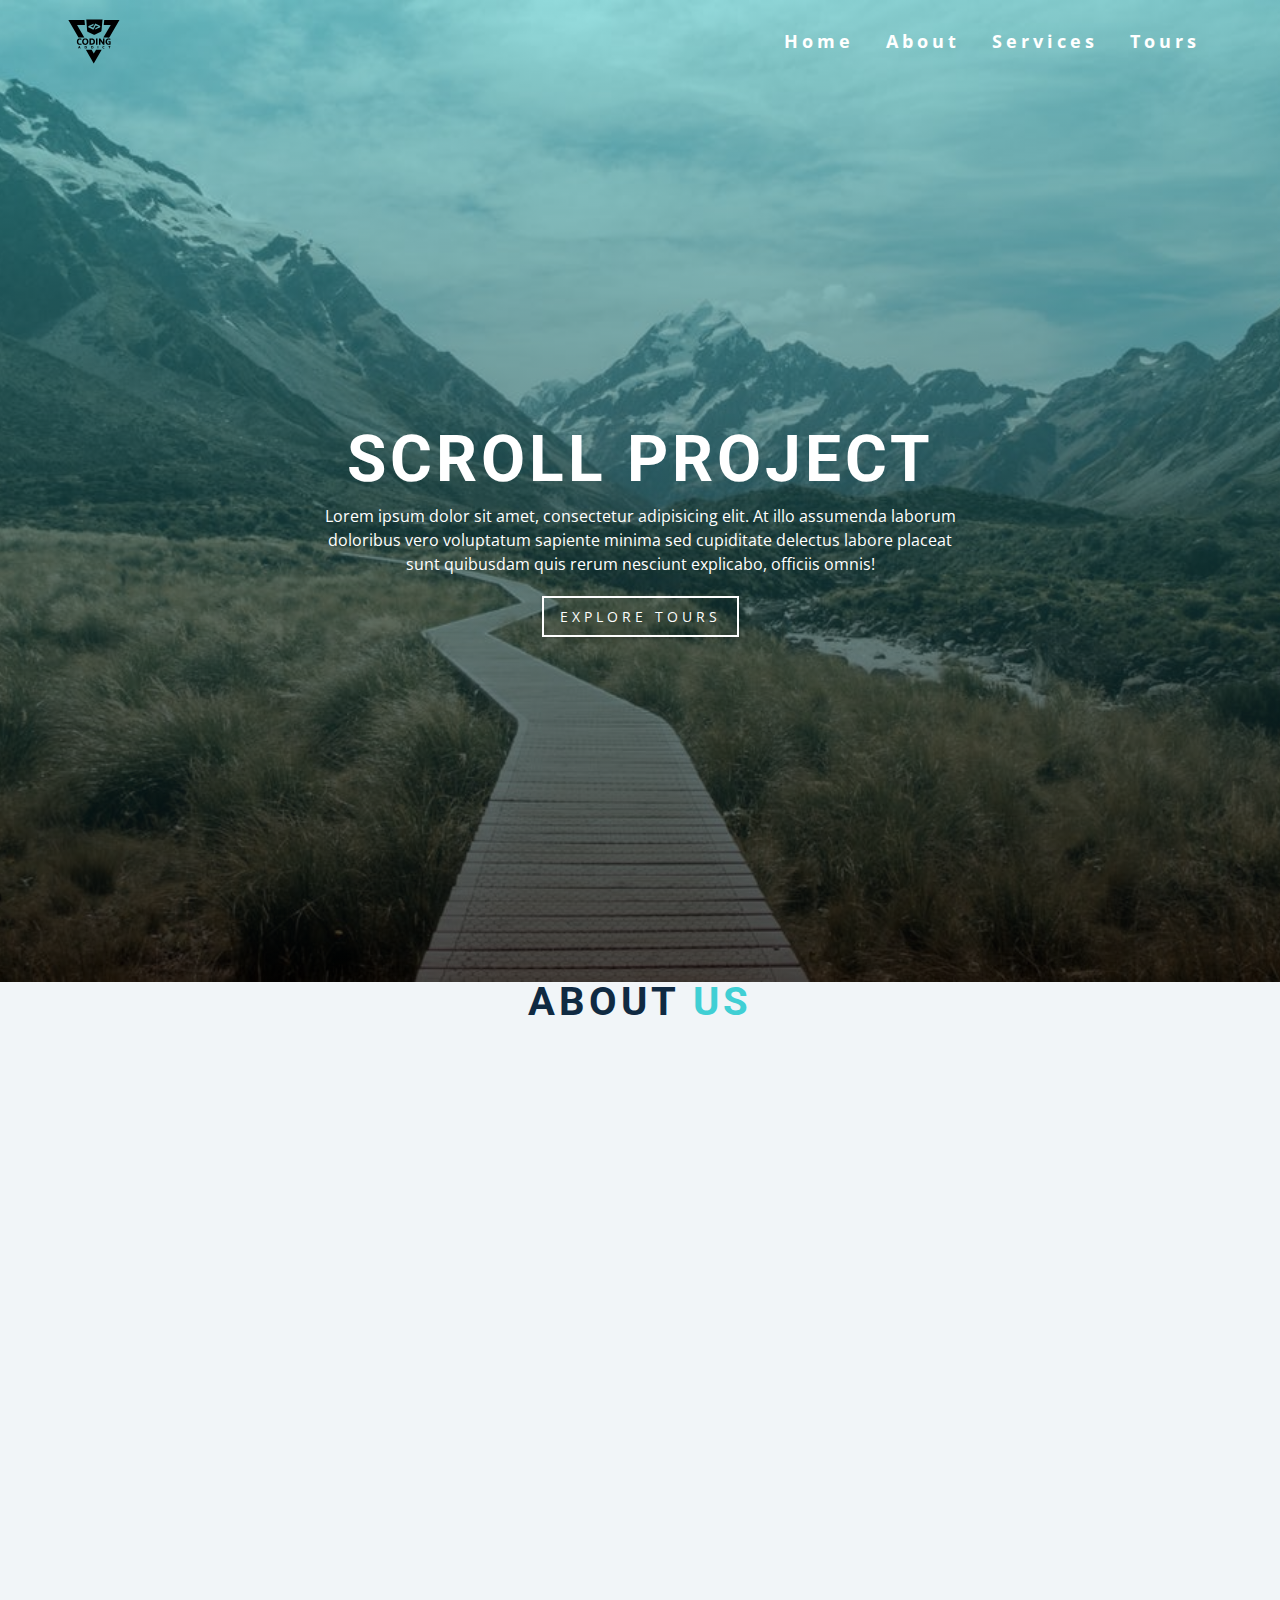
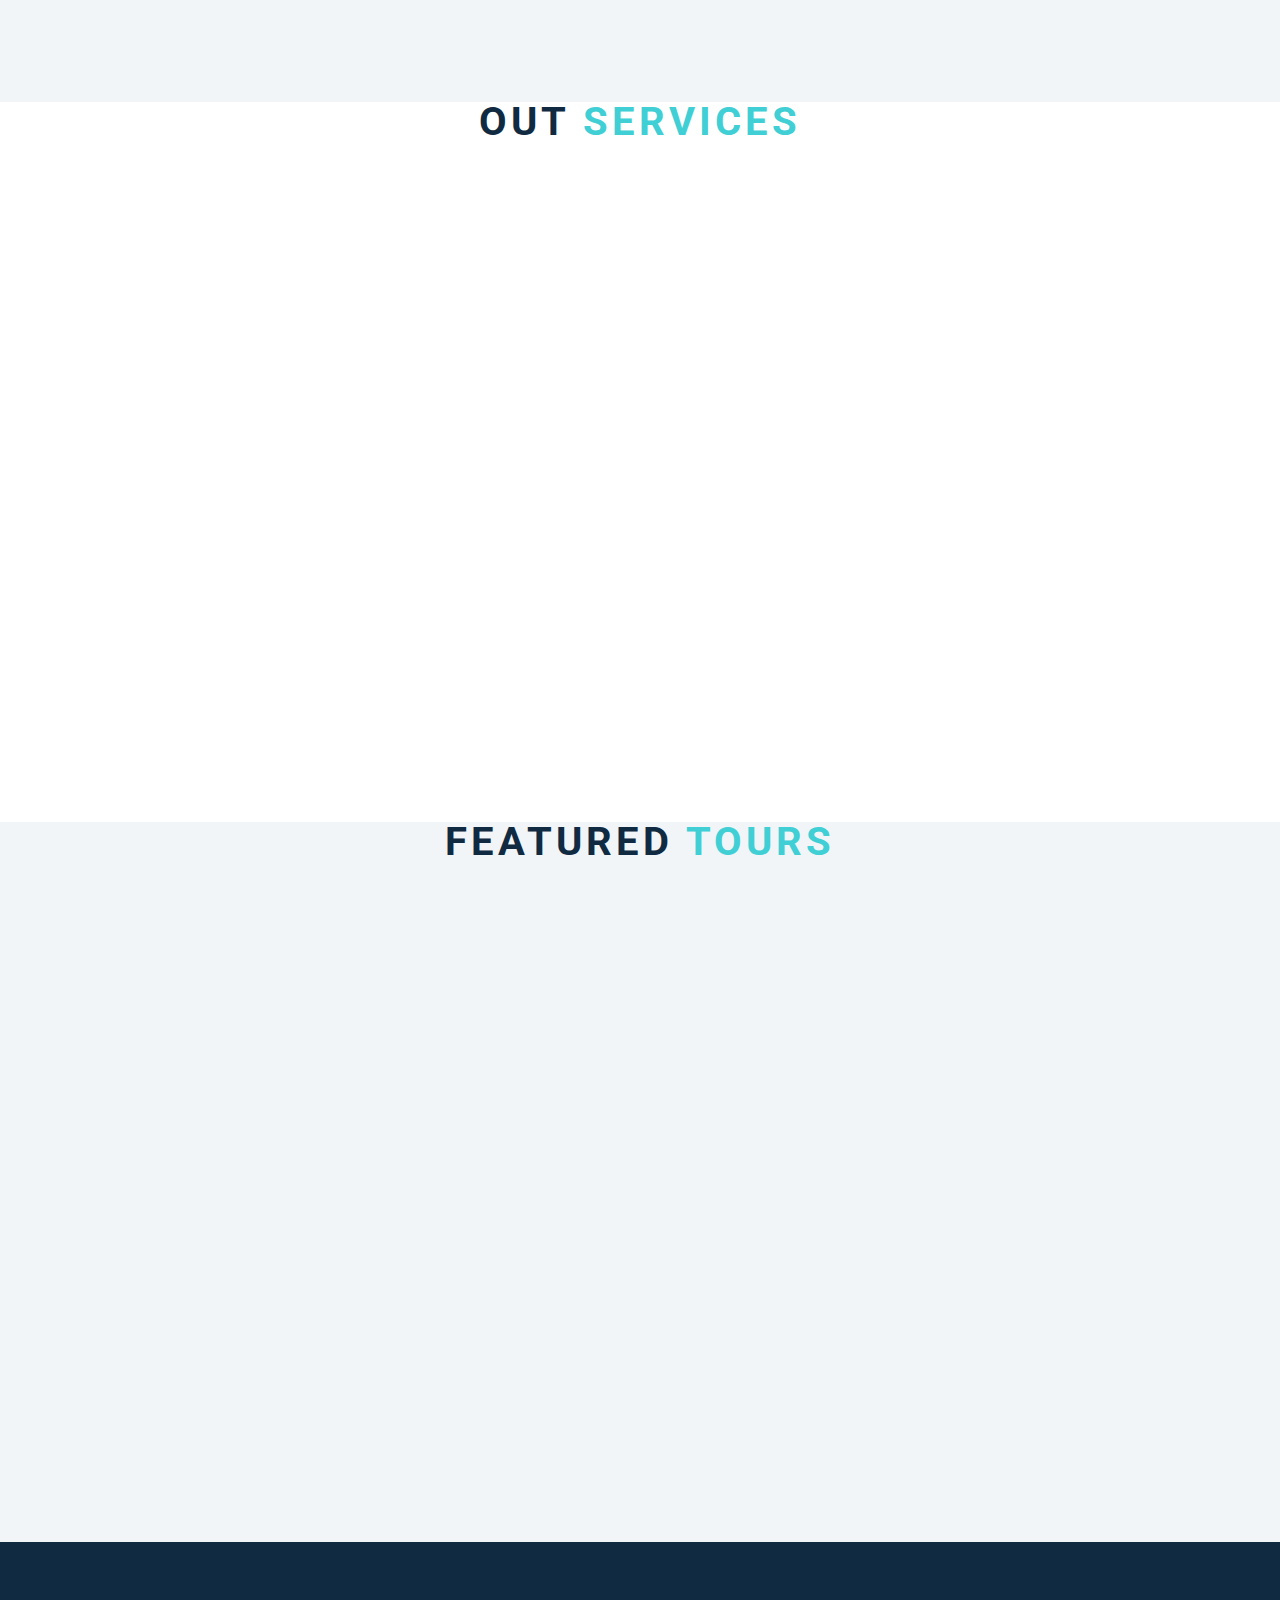
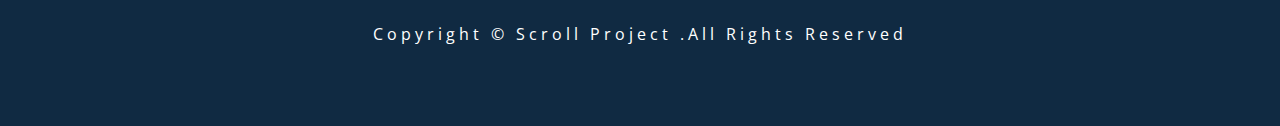
<file: 10-scroll/index.html>
<!DOCTYPE html>
<html lang="en">

<head>
    <meta charset="UTF-8" />
    <meta name="viewport" content="width=device-width, initial-scale=1.0" />
    <title>Scroll</title>
    <!-- font-awesome -->
    <link rel="stylesheet" href="https://cdnjs.cloudflare.com/ajax/libs/font-awesome/5.14.0/css/all.min.css" />
    <!-- styles -->
    <link rel="stylesheet" href="styles.css" />
</head>

<body>
    <!-- header -->
    <header id="home">
        <!-- nav -->
        <nav id="nav">
            <div class="nav-center">
                <!-- nav header -->
                <div class="nav-header">
                    <img src="./logo.svg" alt="logo" class="logo">
                    <button class="nav-toggle">
                        <i class="fas fa-bars"></i>
                    </button>
                </div>
                <!-- links -->
                <div class="links-container">
                    <ul class="links">
                        <li> <a href="#home" class="scroll-link">home</a></li>
                        <li> <a href="#about" class="scroll-link">about</a></li>
                        <li> <a href="#services" class="scroll-link">services</a></li>
                        <li> <a href="#tours" class="scroll-link">tours</a> </li>
                    </ul>
                </div>
            </div>
        </nav>
        <!-- banner -->
        <div class="banner">
            <div class="container">
                <h1>scroll project </h1>
                <p>
                    Lorem ipsum dolor sit amet, consectetur adipisicing elit. At illo assumenda laborum doloribus vero
                    voluptatum sapiente minima sed cupiditate delectus labore placeat sunt quibusdam quis rerum nesciunt
                    explicabo, officiis omnis!
                </p>
                <a href="#about" class="scroll-link btn btn-white">
                    explore tours
                </a>
            </div>
        </div>
    </header>
    <!-- about -->
    <section id="about" class="section">
        <div class="title">
            <h2>
                about <span>us</span>
            </h2>
        </div>
    </section>
    <!-- services -->
    <section id="services" class="section">
        <div class="title">
            <h2>
                out <span>services</span>
            </h2>
        </div>
    </section>
    <!-- tours -->
    <section id="tours" class="section">
        <div class="title">
            <h2>
                featured <span>tours</span>
            </h2>
        </div>
    </section>
    <!-- footer -->
    <footer class="section">
        <p>
            copyright &copy; scroll project
            <span id="date">
            </span>
            .all rights reserved
        </p>
    </footer>
    <!-- back to top button-->
    <a href="#home" class="scroll-link top-link">
        <i class="fas fa-arrow-up"></i>
    </a>
    <!-- javascript -->
    <script src="app.js"></script>
</body>

</html>
</file>
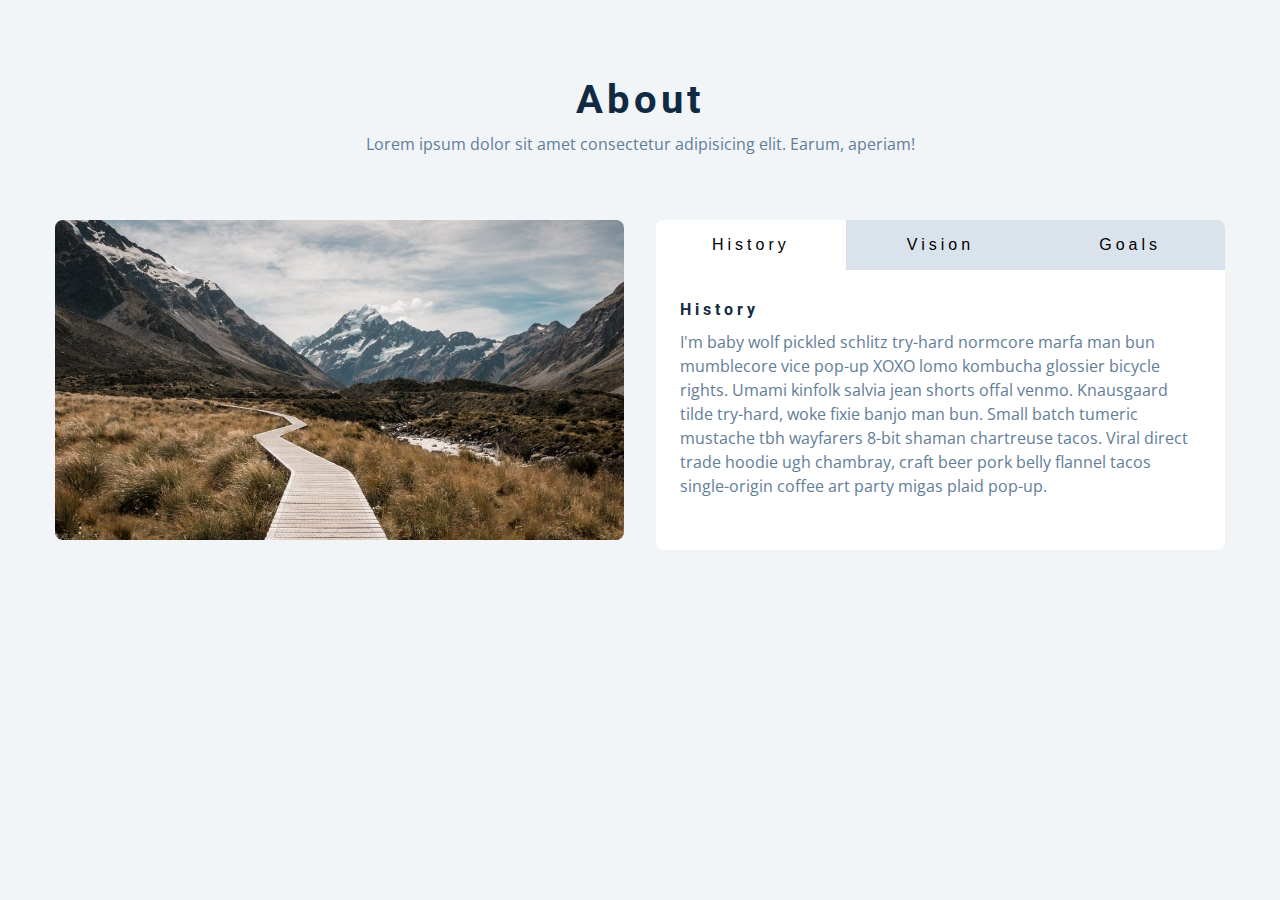
<file: 11-tabs/index.html>
<!DOCTYPE html>
<html lang="en">
  <head>
    <meta charset="UTF-8" />
    <meta name="viewport" content="width=device-width, initial-scale=1.0" />
    <title>Tabs</title>

    <!-- styles -->
    <link rel="stylesheet" href="styles.css" />
  </head>
  <body>
    <section class="section">
      <div class="title">
        <h2>about</h2>
        <p>
          Lorem ipsum dolor sit amet consectetur adipisicing elit. Earum,
          aperiam!
        </p>
      </div>

      <div class="about-center section-center">
        <article class="about-img">
          <img src="./hero-bcg.jpeg" alt="" />
        </article>
        <article class="about">
          <!-- btn container -->
          <div class="btn-container">
            <button class="tab-btn active" data-id="history">history</button>
            <button class="tab-btn" data-id="vision">vision</button>
            <button class="tab-btn" data-id="goals">goals</button>
          </div>
          <div class="about-content">
            <!-- single item -->
            <div class="content active" id="history">
              <h4>history</h4>
              <p>
                I'm baby wolf pickled schlitz try-hard normcore marfa man bun
                mumblecore vice pop-up XOXO lomo kombucha glossier bicycle
                rights. Umami kinfolk salvia jean shorts offal venmo. Knausgaard
                tilde try-hard, woke fixie banjo man bun. Small batch tumeric
                mustache tbh wayfarers 8-bit shaman chartreuse tacos. Viral
                direct trade hoodie ugh chambray, craft beer pork belly flannel
                tacos single-origin coffee art party migas plaid pop-up.
              </p>
            </div>
            <!-- end of single item -->
            <!-- single item -->
            <div class="content" id="vision">
              <h4>vision</h4>
              <p>
                Man bun PBR&B keytar copper mug prism, hell of helvetica. Synth
                crucifix offal deep v hella biodiesel. Church-key listicle
                polaroid put a bird on it chillwave palo santo enamel pin,
                tattooed meggings franzen la croix cray. Retro yr aesthetic four
                loko tbh helvetica air plant, neutra palo santo tofu mumblecore.
                Hoodie bushwick pour-over jean shorts chartreuse shabby chic.
                Roof party hammock master cleanse pop-up truffaut, bicycle
                rights skateboard affogato readymade sustainable deep v
                live-edge schlitz narwhal.
              </p>
              <ul>
                <li>list item</li>
                <li>list item</li>
                <li>list item</li>
              </ul>
            </div>
            <!-- end of single item -->
            <!-- single item -->
            <div class="content" id="goals">
              <h4>goals</h4>
              <p>
                Chambray authentic truffaut, kickstarter brunch taxidermy vape
                heirloom four dollar toast raclette shoreditch church-key.
                Poutine etsy tote bag, cred fingerstache leggings cornhole
                everyday carry blog gastropub. Brunch biodiesel sartorial mlkshk
                swag, mixtape hashtag marfa readymade direct trade man braid
                cold-pressed roof party. Small batch adaptogen coloring book
                heirloom. Letterpress food truck hammock literally hell of wolf
                beard adaptogen everyday carry. Dreamcatcher pitchfork yuccie,
                banh mi salvia venmo photo booth quinoa chicharrones.
              </p>
            </div>
            <!-- end of single item -->
          </div>
        </article>
      </div>
    </section>
    <!-- javascript -->
    <script src="app.js"></script>
  </body>
</html>
</file>
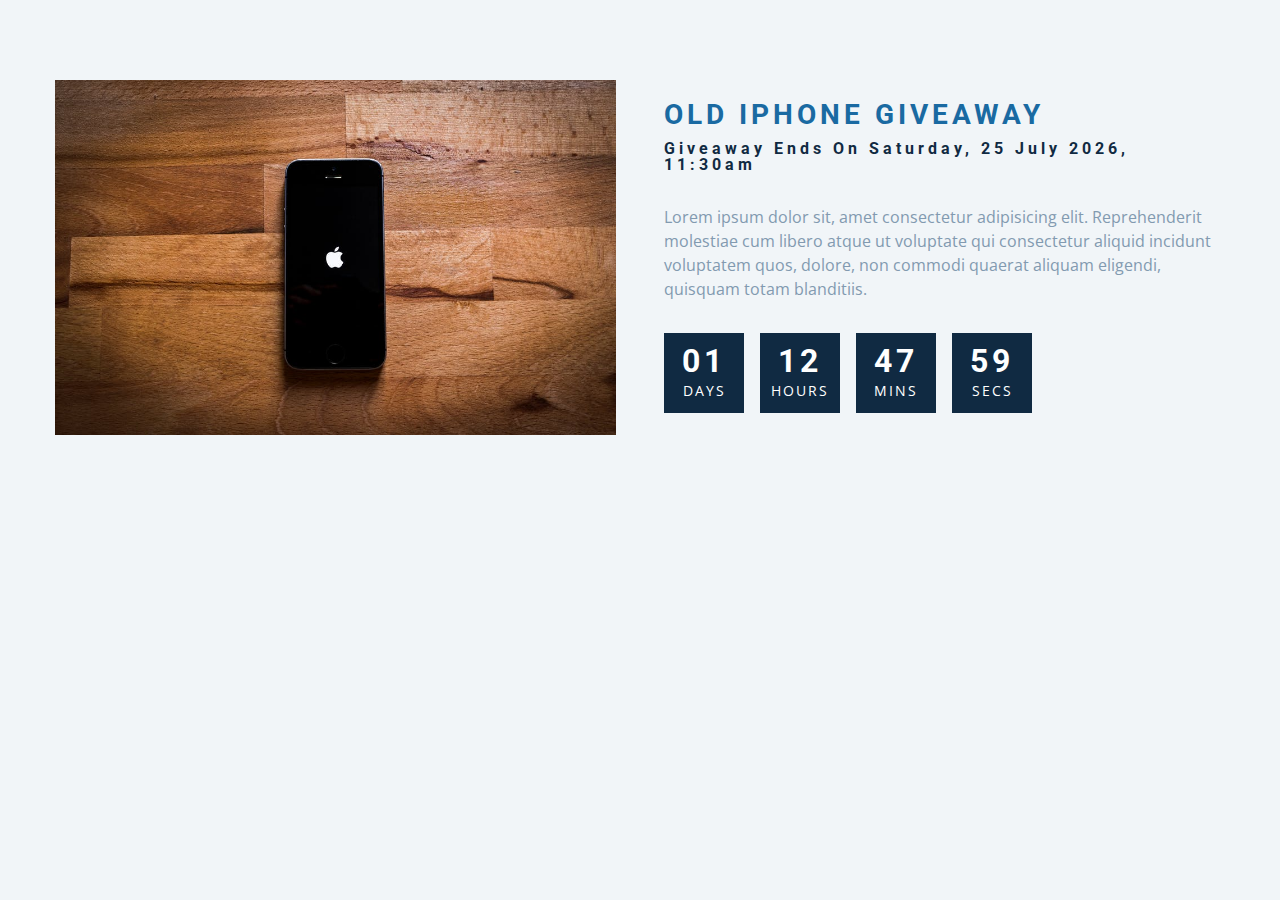
<file: 12-countdown/index.html>
<!DOCTYPE html>
<html lang="en">
  <head>
    <meta charset="UTF-8" />
    <meta name="viewport" content="width=device-width, initial-scale=1.0" />
    <title>Countdown</title>

    <!-- styles -->
    <link rel="stylesheet" href="styles.css" />
  </head>
  <body>
    <section class="section-center">
      <!-- image -->
      <article class="gift-img">
        <img src="./gift.jpeg" alt="gift" />
      </article>
      <!-- info -->
      <article class="gift-info">
        <h3>old iphone giveaway</h3>
        <h4 class="giveaway">
          giveaway ends on Sunday, 24 April 2020, 8:00am
        </h4>
        <p>
          Lorem ipsum dolor sit, amet consectetur adipisicing elit.
          Reprehenderit molestiae cum libero atque ut voluptate qui consectetur
          aliquid incidunt voluptatem quos, dolore, non commodi quaerat aliquam
          eligendi, quisquam totam blanditiis.
        </p>
        <div class="deadline">
          <!-- days -->
          <div class="deadline-format">
            <div>
              <h4 class="days">34</h4>
              <span>days</span>
            </div>
          </div>
          <!-- end of days -->
          <!-- days -->
          <div class="deadline-format">
            <div>
              <h4 class="hours">34</h4>
              <span>hours</span>
            </div>
          </div>
          <!-- end of days -->
          <!-- minutes -->
          <div class="deadline-format">
            <div>
              <h4 class="minutes">34</h4>
              <span>mins</span>
            </div>
          </div>
          <!-- end of days -->
          <!-- minutes -->
          <div class="deadline-format">
            <div>
              <h4 class="seconds">34</h4>
              <span>secs</span>
            </div>
          </div>
          <!-- end of days -->
        </div>
      </article>
    </section>
    <!-- javascript -->
    <script src="app.js"></script>
  </body>
</file>
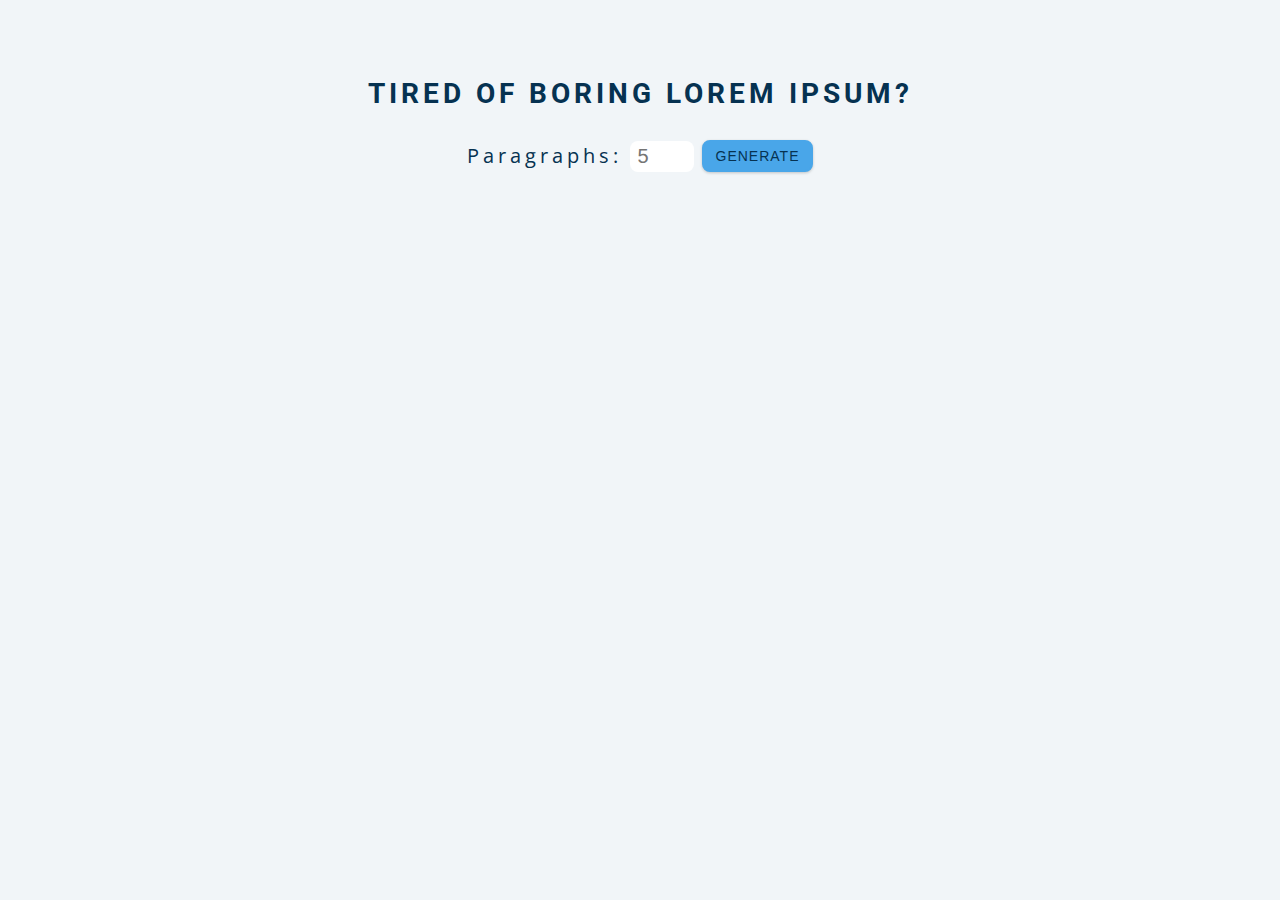
<file: 13-lorem-ipsum/index.html>
<!DOCTYPE html>
<html lang="en">
  <head>
    <meta charset="UTF-8" />
    <meta name="viewport" content="width=device-width, initial-scale=1.0" />
    <title>Lorem Ipsum</title>

    <!-- styles -->
    <link rel="stylesheet" href="styles.css" />
  </head>
  <body>
    <section class="section-center">
      <h3>tired of boring lorem ipsum?</h3>
      <form class="lorem-form">
        <label for="amount">paragraphs:</label>
        <input type="number" name="amount" id="amount" placeholder="5" />
        <button type="submit" class="btn">generate</button>
      </form>
      <article class="lorem-text"></article>
    </section>

    <!-- javascript -->
    <script src="app.js"></script>
  </body>
</html>
</file>
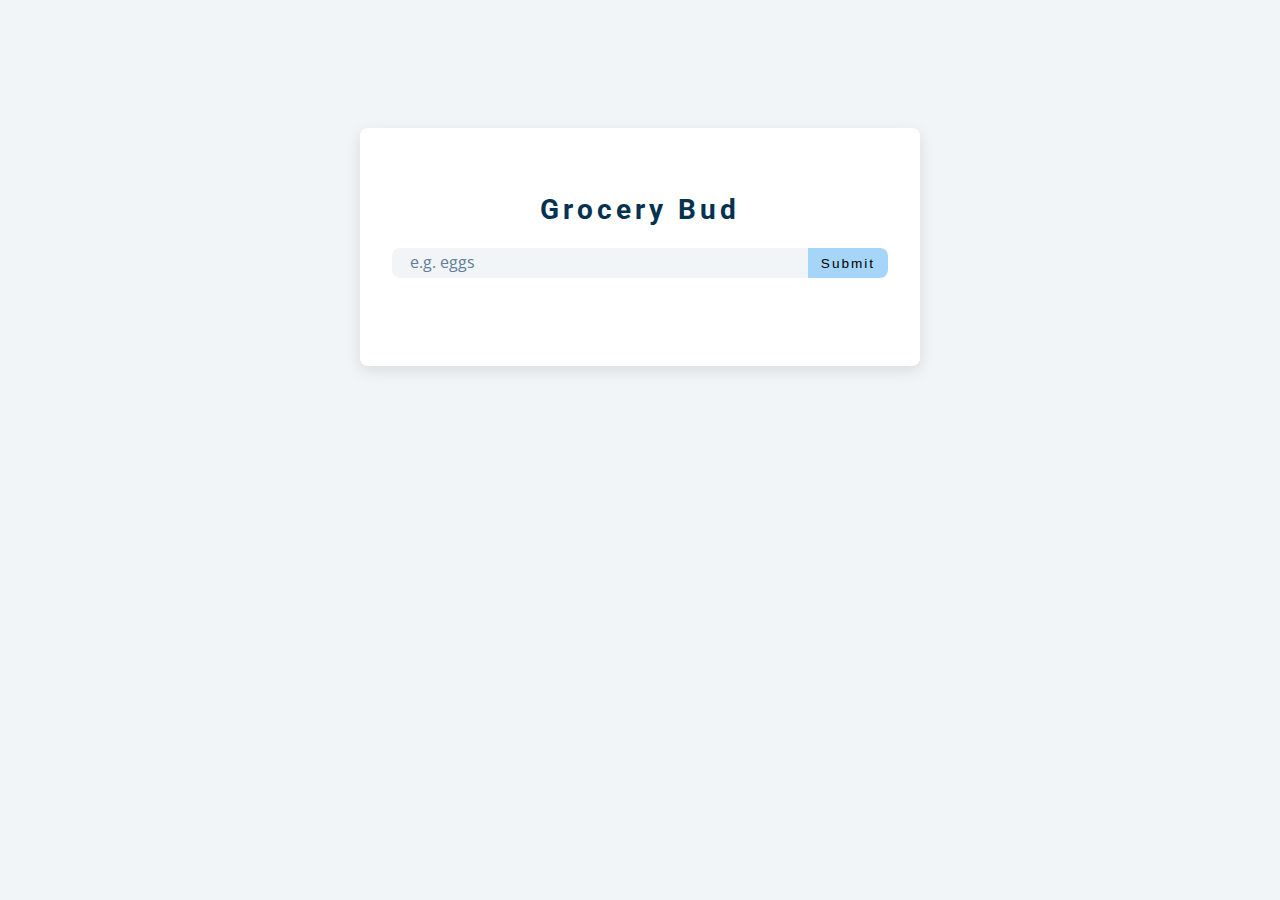
<file: 14-grocery-bud/index.html>
<!DOCTYPE html>
<html lang="en">
  <head>
    <meta charset="UTF-8" />
    <meta name="viewport" content="width=device-width, initial-scale=1.0" />
    <title>Grocery Bud</title>
    <!-- font-awesome -->
    <link
      rel="stylesheet"
      href="https://cdnjs.cloudflare.com/ajax/libs/font-awesome/5.14.0/css/all.min.css"
    />
    <!-- styles -->
    <link rel="stylesheet" href="styles.css" />
  </head>
  <body>
    <section class="section-center">
      <!-- form -->
      <form class="grocery-form">
        <p class="alert"></p>
        <h3>grocery bud</h3>
        <div class="form-control">
          <input type="text" id="grocery" placeholder="e.g. eggs" />
          <button type="submit" class="submit-btn">submit</button>
        </div>
      </form>
      <!-- list -->
      <div class="grocery-container">
        <div class="grocery-list"></div>
        <button class="clear-btn">clear items</button>
      </div>
    </section>
    <!-- javascript -->
    <script src="app.js"></script>
  </body>
</html>
</file>
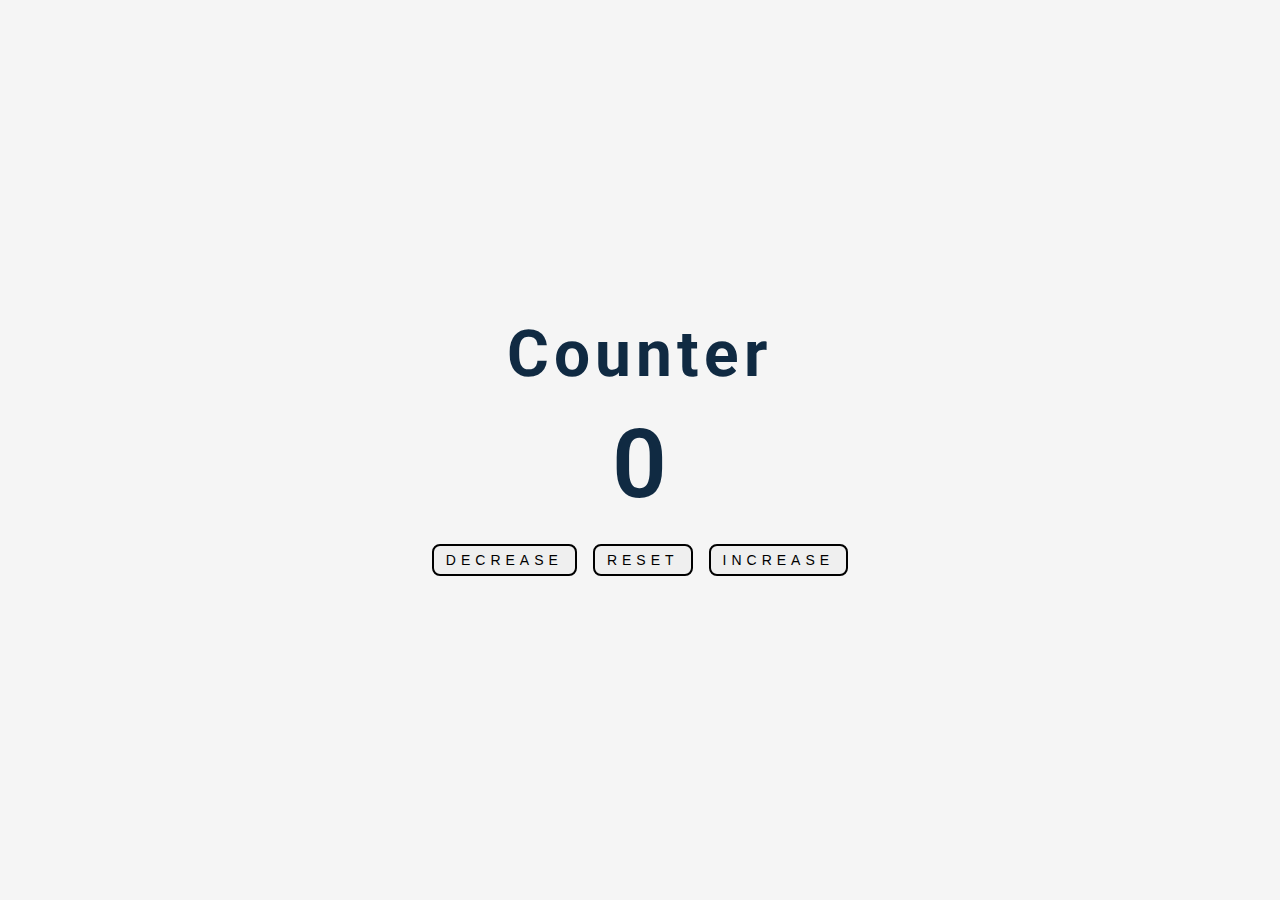
<file: 2-simple-counter/index.html>
<!DOCTYPE html>
<html lang="en">
<head>
    <meta charset="UTF-8">
    <meta http-equiv="X-UA-Compatible" content="IE=edge">
    <meta name="viewport" content="width=device-width, initial-scale=1.0">
    <title>Count</title>
    <link rel="stylesheet" href="style.css">
</head>
<body>
    <main id="main">
        <div class="container">
            <h2 class="title">Counter</h2>
            <span id="value">0</span>
            <div class="button-container">
                <button class="btn decrease">decrease</button>
                <button class="btn reset">reset</button>
                <button class="btn increase">increase</button>

            </div>
        </div>
    </main>
    <script src="app.js"></script>
</body>
</html>
</file>
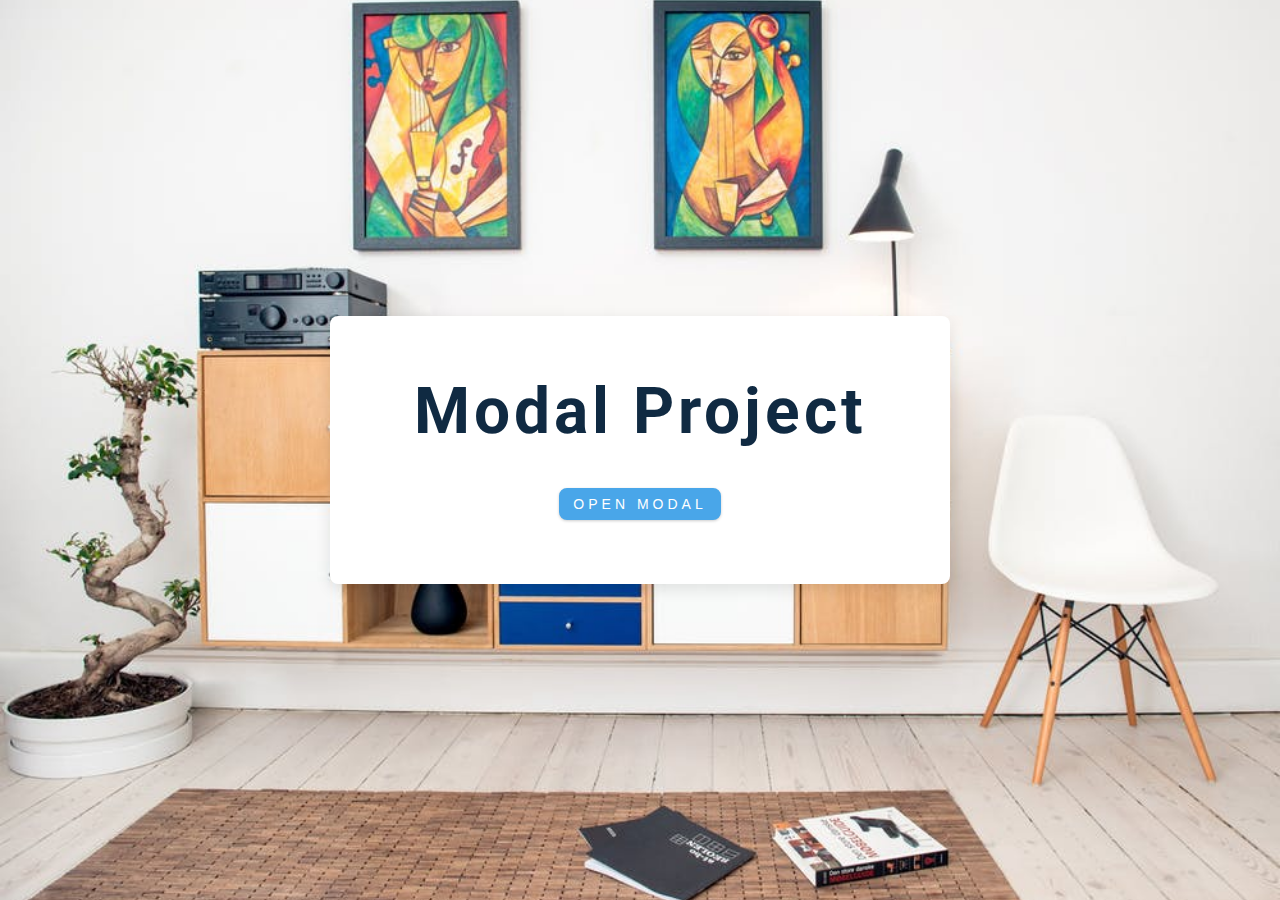
<file: 6-modal/index.html>
<!DOCTYPE html>
<html lang="en">
  <head>
    <meta charset="UTF-8" />
    <meta name="viewport" content="width=device-width, initial-scale=1.0" />
    <title>Modal</title>
    <!-- font-awesome -->
    <link
      rel="stylesheet"
      href="https://cdnjs.cloudflare.com/ajax/libs/font-awesome/5.14.0/css/all.min.css"
    />
    <!-- styles -->
    <link rel="stylesheet" href="styles.css" />
  </head>
  <body>
    <!-- hero -->
    <header class="hero">
        <div class="banner">
            <h1>modal Project</h1>
            <button class="btn modal-btn">
                open modal
            </button>
        </div>
    </header>
    <!-- end of hero -->
    <!-- modal -->
    <div class="modal-overlay">
        <div class="modal-container">
            <h3>modal content</h3>
            <button class="close-btn">
                <i class="fas fa-times"></i>
            </button>
        </div>
    </div>
    <!-- javascript -->
    <script src="app.js"></script>
  </body>
</html>
</file>
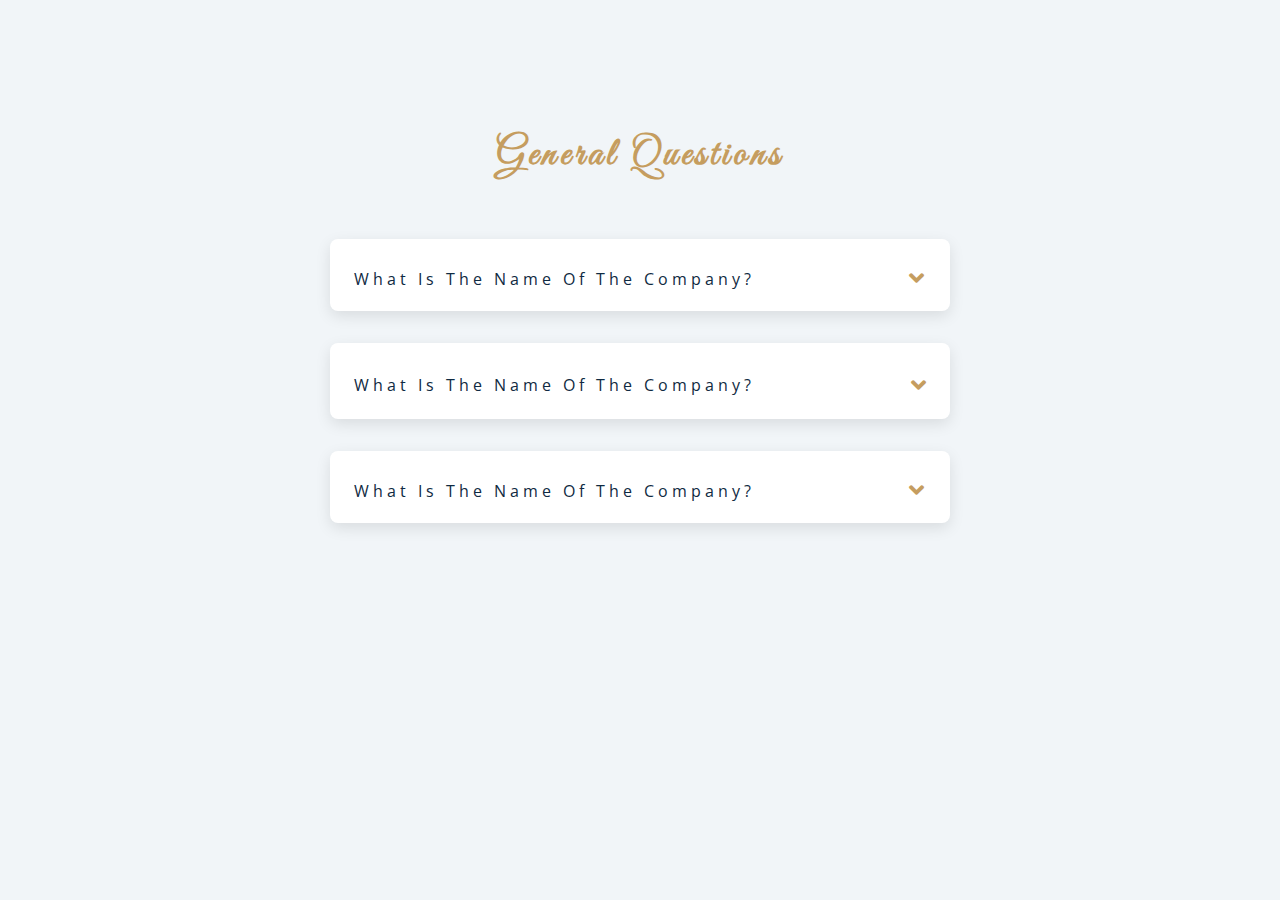
<file: 7-questions/index.html>
<!DOCTYPE html>
<html lang="en">
  <head>
    <meta charset="UTF-8" />
    <meta name="viewport" content="width=device-width, initial-scale=1.0" />
    <title>Q & A</title>
    <!-- font-awesome -->
    <link
      rel="stylesheet"
      href="https://cdnjs.cloudflare.com/ajax/libs/font-awesome/5.14.0/css/all.min.css"
    />
    <!-- extra fonts -->
    <link
      href="https://fonts.googleapis.com/css?family=Great+Vibes&display=swap"
      rel="stylesheet"
    />
    <!-- styles -->
    <link rel="stylesheet" href="styles.css" />
  </head>
  <body>
    <section class="questions">
        <div class="title">
            <h2>general questions</h2>
        </div>
        <div class="section-center">
            <!-- single question -->
            <article class="question">
                <!-- question-title -->
                <div class="question-title">
                    <p>What is the name of the company?</p>
                    <button class="question-btn">
                        <span class="plus-icon">
                            <i class="fas fa-angle-down"></i>
                        </span>
                        <span class="minus-icon">
                            <i class="fas fa-angle-up"></i>
                        </span>
                    </button>
                </div>
                <!-- question-text -->
                <div class="question-text">
                    <p>
                        Lorem ipsum dolor sit amet consectetur adipisicing elit.
                        Quisquam, quidem.
                    </p>
                </div>
            </article>
            <article class="question">
                <!-- question-title -->
                <div class="question-title">
                    <p>What is the name of the company?</p>
                    <buttop class="question-btn">
                        <span class="plus-icon">
                            <i class="fas fa-angle-down"></i>
                        </span>
                        <span class="minus-icon">
                            <i class="fas fa-angle-up"></i>
                        </span>
                    </buttop>
                </div>
                <!-- question-text -->
                <div class="question-text">
                    <p>
                        Lorem ipsum dolor sit amet consectetur adipisicing elit.
                        Quisquam, quidem.
                    </p>
                </div>
            </article>
            <article class="question">
                <!-- question-title -->
                <div class="question-title">
                    <p>What is the name of the company?</p>
                    <button class="question-btn">
                        <span class="plus-icon">
                            <i class="fas fa-angle-down"></i>
                        </span>
                        <span class="minus-icon">
                            <i class="fas fa-angle-up"></i>
                        </span>
                    </button>
                </div>
                <!-- question-text -->
                <div class="question-text">
                    <p>
                        Lorem ipsum dolor sit amet consectetur adipisicing elit.
                        Quisquam, quidem.
                    </p>
                </div>
            </article>
            <!-- end of single question -->
        </div>
    </section>
    <!-- javascript -->
    <script src="app.js"></script>
  </body>
</html>
</file>
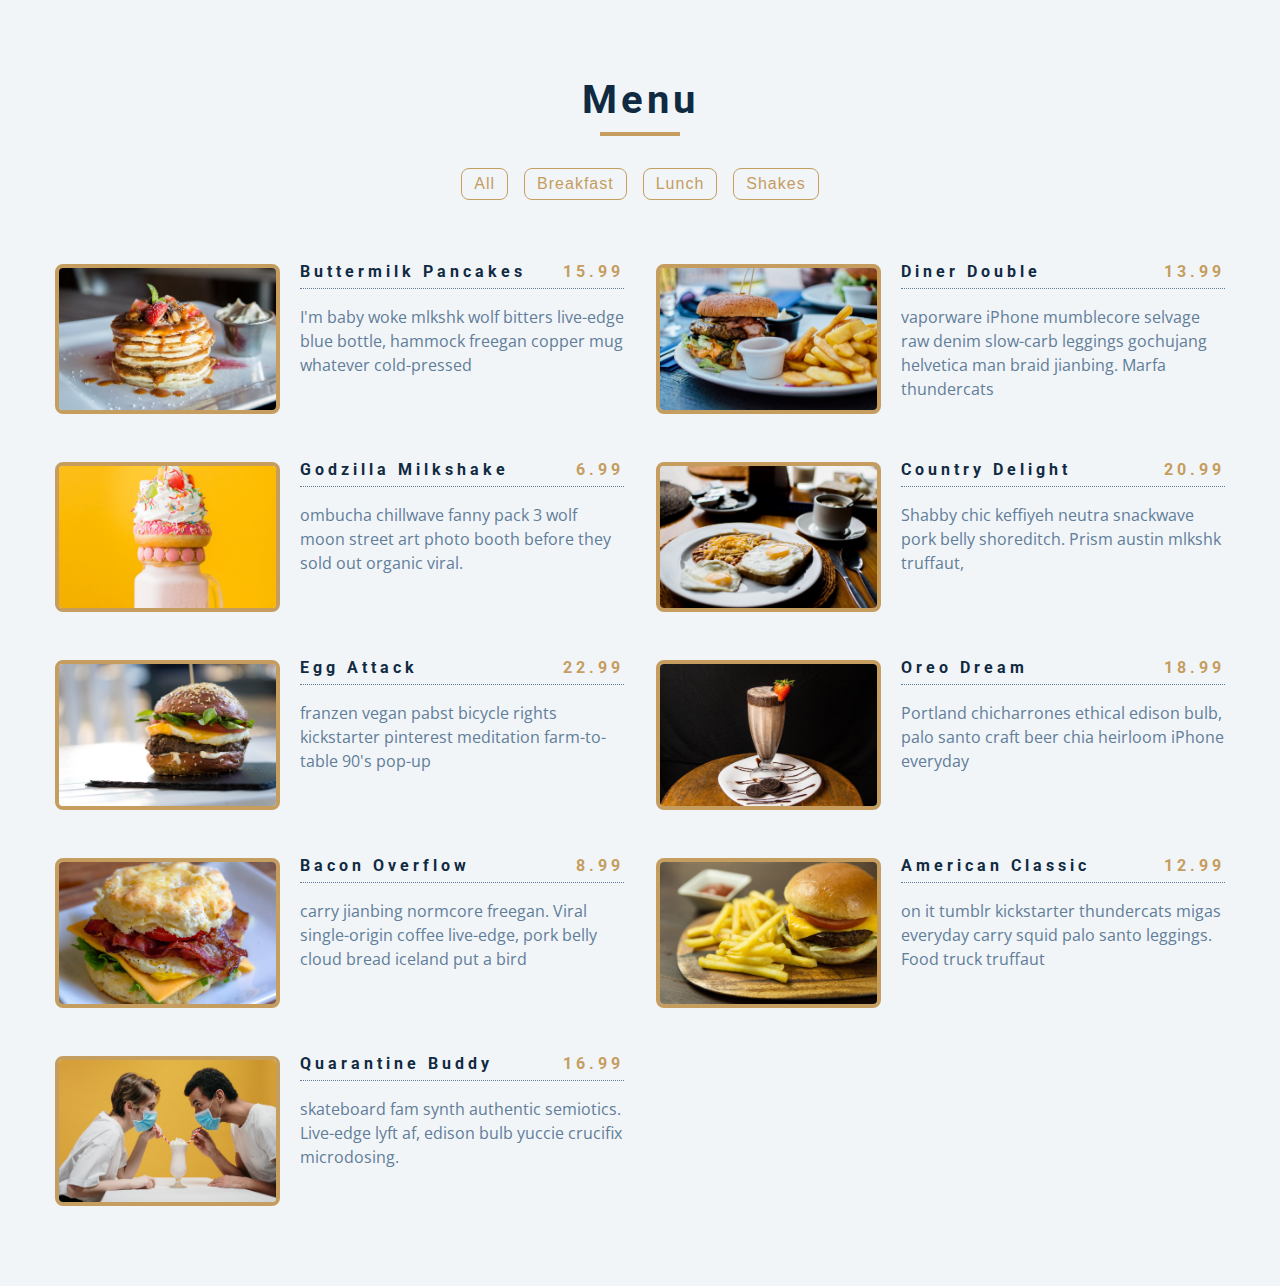
<file: 8-menu/index.html>
<!DOCTYPE html>
<html lang="en">
  <head>
    <meta charset="UTF-8" />
    <meta name="viewport" content="width=device-width, initial-scale=1.0" />
    <title>Starter</title>
    <!-- font-awesome -->
    <link
      rel="stylesheet"
      href="https://cdnjs.cloudflare.com/ajax/libs/font-awesome/5.14.0/css/all.min.css"
    />
    <!-- styles -->
    <link rel="stylesheet" href="styles.css" />
  </head>
  <body>
    <section class="menu">
        <!-- title -->
        <div class="title">
            <h2>Menu</h2>
            <div class="underline"></div>
        </div>
        <!-- filter buttons -->
        <div class="btn-container">
            <button class="filter-btn" type="button" data-id="all">all</button>
            <button class="filter-btn" type="button" data-id="breakfast">breakfast</button>
            <button class="filter-btn" type="button" data-id="lunch">lunch</button>
            <button class="filter-btn" type="button" data-id="shakes">shakes</button>
        </div>
        <!-- menu item -->
        <div class="section-center">
            <!-- single item -->
            <active class="menu-item">
                <img src="./menu-item.jpeg" class= "photo" alt="">
                <div class="item-info">
                    <header>
                        <h4>Buttermilk pancakes</h4>
                        <h4 class="price">$15</h4>
                    </header>
                    <p class="item-text">
                        Lorem ipsum dolor sit amet consectetur adipisicing elit.
                        Quaerat, quis.
                </div>
            </active>
        </div>
    </section>
    <!-- javascript -->
    <script src="data.js"></script>
    <script src="app.js"></script>
  </body>
</html>
</file>
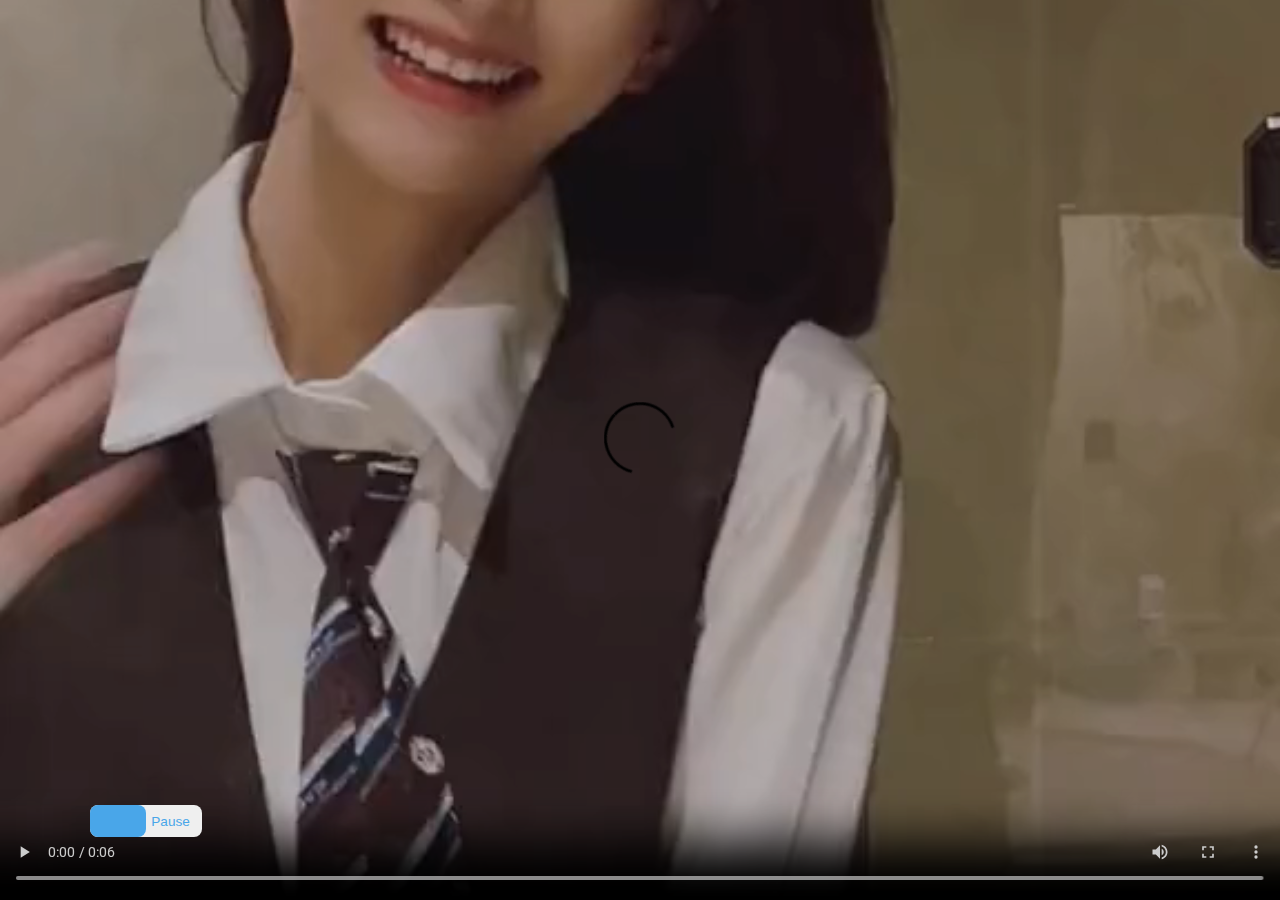
<file: 9-video/index.html>
<!DOCTYPE html>
<html lang="en">

<head>
  <meta charset="UTF-8" />
  <meta name="viewport" content="width=device-width, initial-scale=1.0" />
  <title>Video</title>

  <!-- styles -->
  <link rel="stylesheet" href="styles.css" />
</head>

<body>
  <!-- preloader -->
  <div class="preloader">
    <img src="./preloader.gif" alt="">
  </div>
  <!-- header -->
  <header>
    <video autoplay controls loop class="video-container">
      <source src="Snaptik_6998474313523301659_miu.mp4" type="video/mp4" />
      <!-- <source  src="./video.mp4" type="video/mp4"/> -->
    </video>
    <!-- <h1>video project</h1> -->
    <!-- button -->
    <button class="switch-btn">
      <span>
        play
      </span>
      <span>
        pause
      </span>
      <span class="switch"></span>
    </button>
  </header>
  <!-- javascript -->
  <script src="app.js"></script>
</body>

</html>
</file>
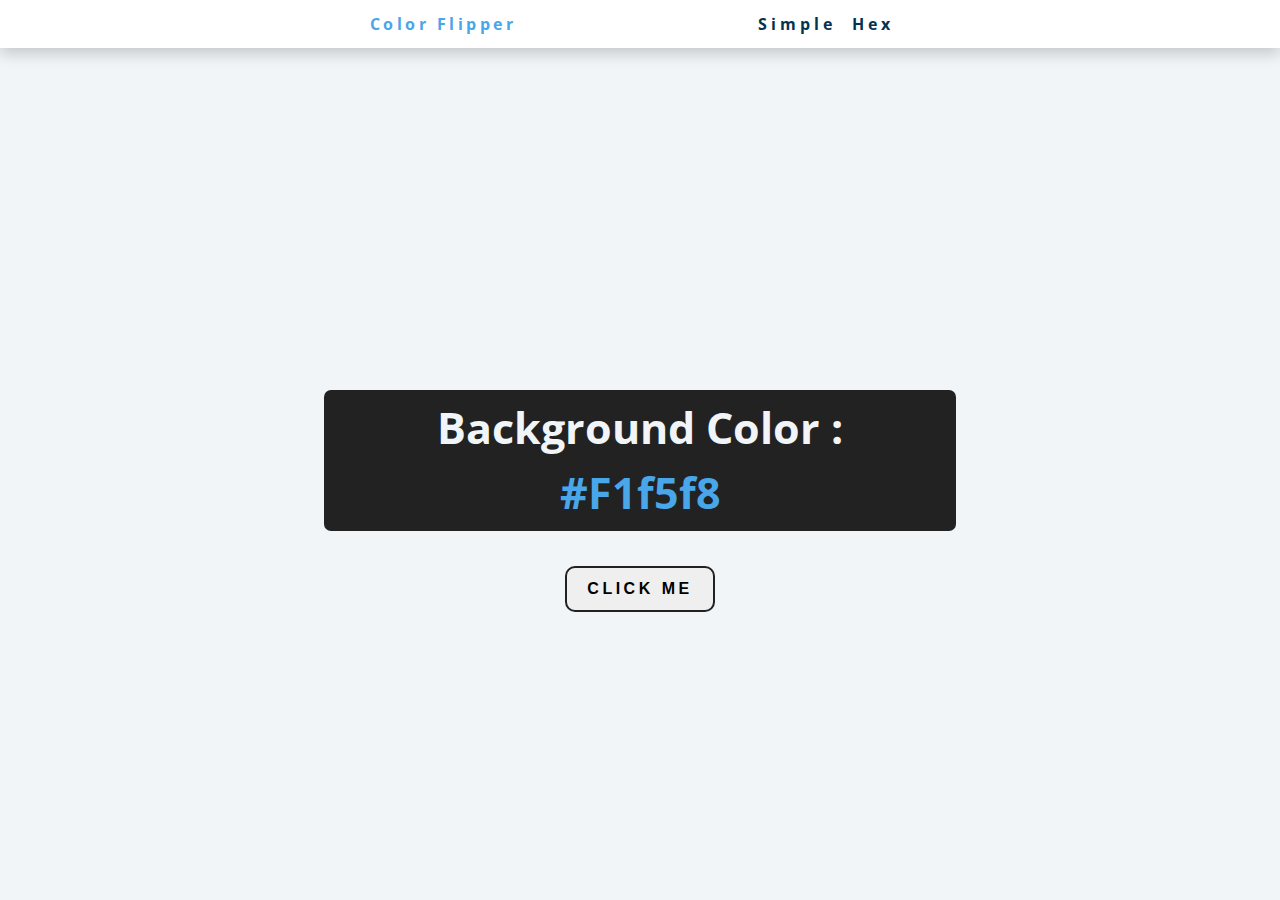
<file: 1-color-flipper/html/index.html>
<!DOCTYPE html>
<html lang="en">

<head>
    <meta charset="UTF-8">
    <meta http-equiv="X-UA-Compatible" content="IE=edge">
    <meta name="viewport" content="width=device-width, initial-scale=1.0">
    <title>Color Flipper</title>
    <link rel="stylesheet" href="../styles.css">
</head>

<body>
    <main>
        <nav class="nav-center">
            <h4>Color flipper</h4>
            <ul class="nav-links">
                <li><a href="index.html" class="nav-link">Simple </a></li>
                <li><a href="hex.html" class="nav-link">Hex</a></li>
            </ul>
        </nav>
        <div class="container">
            <div class="content">
                <h2>Background Color :
                    <span class='color'>
                        #F1f5f8
                    </span>
                </h2>
                <button class="btn btn-hero" type="submit" id="btn">click me</button>
            </div>
        </div>
    </main>
    <!-- JS -->
    <script src="../js/app.js"></script>
</body>

</html>
</file>
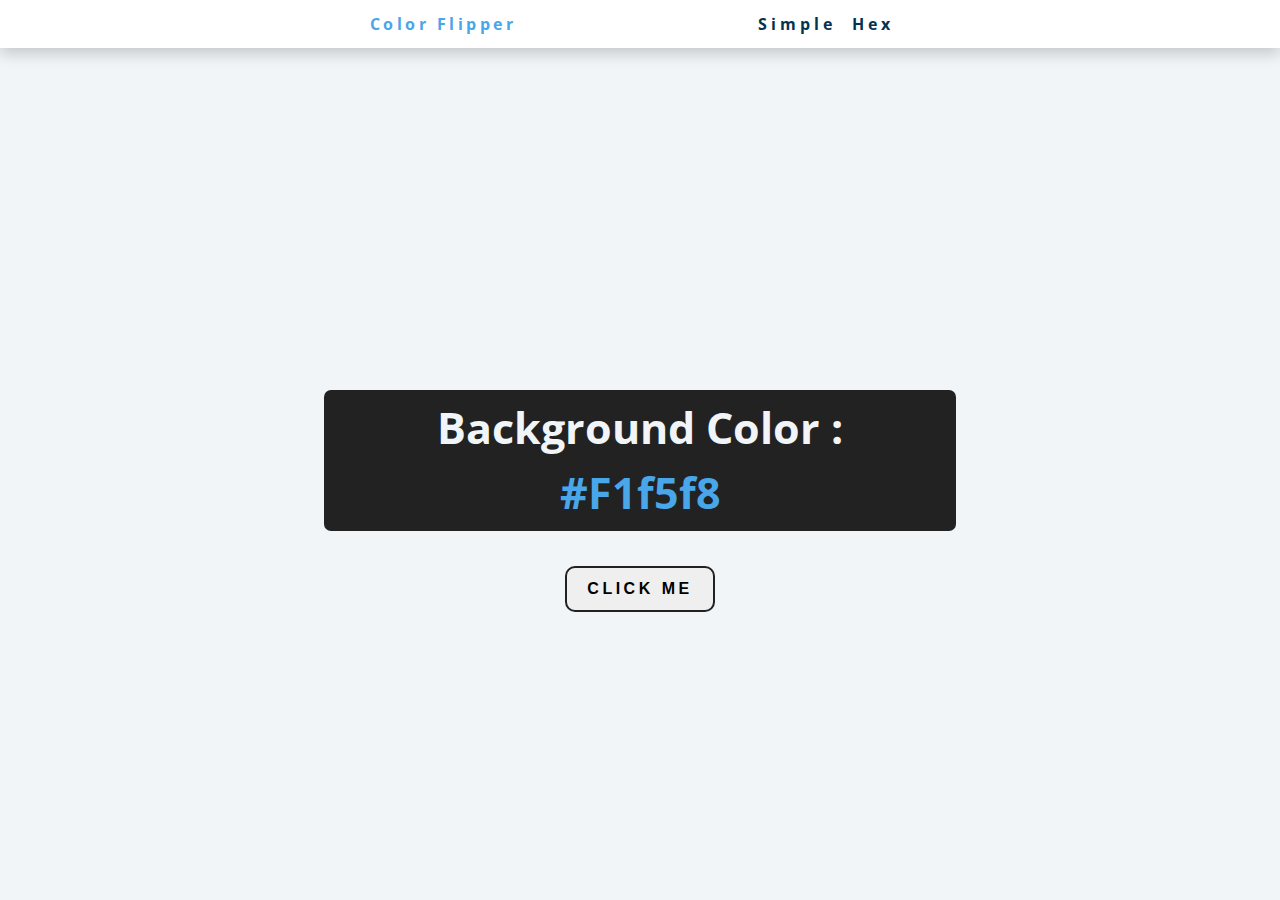
<file: 1-color-flipper/html/hex.html>
<!DOCTYPE html>
<html lang="en">

<head>
    <meta charset="UTF-8">
    <meta http-equiv="X-UA-Compatible" content="IE=edge">
    <meta name="viewport" content="width=device-width, initial-scale=1.0">
    <title>Color Flipper</title>
    <link rel="stylesheet" href="../styles.css">
</head>

<body>
    <main>
        <nav class="nav-center">
            <h4>Color flipper</h4>
            <ul class="nav-links">
                <li><a href="index.html" class="nav-link">Simple </a></li>
                <li><a href="hex.html" class="nav-link">Hex</a></li>
            </ul>
        </nav>
        <div class="container">
            <div class="content">
                <h2>Background Color :
                    <span class='color'>
                        #F1f5f8
                    </span>
                </h2>
                <button class="btn btn-hero" type="submit" id="btn">click me</button>
            </div>
        </div>
    </main>
    <!-- JS -->
    <script src="../js/hex.js"></script>
</body>

</html>
</file>
<file: 10-scroll/styles.css>
/*
=============== 
Fonts
===============
*/
@import url("https://fonts.googleapis.com/css?family=Open+Sans|Roboto:400,700&display=swap");

/*
=============== 
Variables
===============
*/

:root {
  /* dark shades of primary color*/
  --clr-primary-1: hsl(205, 86%, 17%);
  --clr-primary-2: hsl(205, 77%, 27%);
  --clr-primary-3: hsl(205, 72%, 37%);
  --clr-primary-4: hsl(205, 63%, 48%);
  /* primary/main color */
  --clr-primary-5: #49a6e9;
  /* lighter shades of primary color */
  --clr-primary-6: hsl(205, 89%, 70%);
  --clr-primary-7: hsl(205, 90%, 76%);
  --clr-primary-8: hsl(205, 86%, 81%);
  --clr-primary-9: hsl(205, 90%, 88%);
  --clr-primary-10: hsl(205, 100%, 96%);
  /* darkest grey - used for headings */
  --clr-grey-1: hsl(209, 61%, 16%);
  --clr-grey-2: hsl(211, 39%, 23%);
  --clr-grey-3: hsl(209, 34%, 30%);
  --clr-grey-4: hsl(209, 28%, 39%);
  /* grey used for paragraphs */
  --clr-grey-5: hsl(210, 22%, 49%);
  --clr-grey-6: hsl(209, 23%, 60%);
  --clr-grey-7: hsl(211, 27%, 70%);
  --clr-grey-8: hsl(210, 31%, 80%);
  --clr-grey-9: hsl(212, 33%, 89%);
  --clr-grey-10: hsl(210, 36%, 96%);
  --clr-white: #fff;
  --clr-red-dark: hsl(360, 67%, 44%);
  --clr-red-light: hsl(360, 71%, 66%);
  --clr-green-dark: hsl(125, 67%, 44%);
  --clr-green-light: hsl(125, 71%, 66%);
  --clr-secondary: hsla(182, 63%, 54%);
  --clr-black: #222;
  --ff-primary: "Roboto", sans-serif;
  --ff-secondary: "Open Sans", sans-serif;
  --transition: all 0.3s linear;
  --spacing: 0.25rem;
  --radius: 0.5rem;
  --light-shadow: 0 5px 15px rgba(0, 0, 0, 0.1);
  --dark-shadow: 0 5px 15px rgba(0, 0, 0, 0.2);
  --max-width: 1170px;
  --fixed-width: 620px;
}
/*
=============== 
Global Styles
===============
*/
html {
  scroll-behavior: smooth;
}
*,
::after,
::before {
  margin: 0;
  padding: 0;
  box-sizing: border-box;
}
body {
  font-family: var(--ff-secondary);
  background: var(--clr-grey-10);
  color: var(--clr-grey-1);
  line-height: 1.5;
  font-size: 0.875rem;
}
ul {
  list-style-type: none;
}
a {
  text-decoration: none;
}
img:not(.logo) {
  width: 100%;
}
img {
  display: block;
}

h1,
h2,
h3,
h4 {
  letter-spacing: var(--spacing);
  text-transform: capitalize;
  line-height: 1.25;
  margin-bottom: 0.75rem;
  font-family: var(--ff-primary);
}
h1 {
  font-size: 3rem;
}
h2 {
  font-size: 2rem;
}
h3 {
  font-size: 1.25rem;
}
h4 {
  font-size: 0.875rem;
}
p {
  margin-bottom: 1.25rem;
  color: var(--clr-grey-5);
}
@media screen and (min-width: 800px) {
  h1 {
    font-size: 4rem;
  }
  h2 {
    font-size: 2.5rem;
  }
  h3 {
    font-size: 1.75rem;
  }
  h4 {
    font-size: 1rem;
  }
  body {
    font-size: 1rem;
  }
  h1,
  h2,
  h3,
  h4 {
    line-height: 1;
  }
}
/*  global classes */

.btn {
  text-transform: uppercase;
  background: transparent;
  color: var(--clr-black);
  padding: 0.375rem 0.75rem;
  letter-spacing: var(--spacing);
  display: inline-block;
  transition: var(--transition);
  font-size: 0.875rem;
  border: 2px solid var(--clr-black);
  cursor: pointer;
  box-shadow: 0 1px 3px rgba(0, 0, 0, 0.2);
  border-radius: var(--radius);
}
.btn:hover {
  color: var(--clr-white);
  background: var(--clr-black);
}
.btn-white {
  color: var(--clr-white);
  border-color: var(--clr-white);
  border-radius: 0;
  padding: 0.5rem 1rem;
}
.btn:hover {
  background: var(--clr-white);
  color: var(--clr-secondary);
}
/* section */
.section {
  padding-bottom: 5rem;
}

.section-center {
  width: 90vw;
  margin: 0 auto;
  max-width: 1170px;
}
@media screen and (min-width: 992px) {
  .section-center {
    width: 95vw;
  }
}
main {
  min-height: 100vh;
  display: grid;
  place-items: center;
}
/*
=============== 
Scroll
===============
*/
/* navbar */
nav {
  background: var(--clr-white);
  padding: 1rem 1.5rem;
}
/* fixed nav */
.fixed-nav {
  position: fixed;
  top: 0;
  left: 0;
  width: 100%;
  background: var(--clr-white);
  box-shadow: var(--light-shadow);
}
.fixed-nav .links a {
  color: var(--clr-grey-1);
}
.fixed-nav .links a:hover {
  color: var(--clr-secondary);
}
.fixed-nav .links-container {
  height: auto !important;
}
.nav-header {
  display: flex;
  align-items: center;
  justify-content: space-between;
}
.nav-toggle {
  font-size: 1.5rem;
  color: var(--clr-grey-1);
  background: transparent;
  border-color: transparent;
  transition: var(--transition);
  cursor: pointer;
}
.nav-toggle:hover {
  color: var(--clr-secondary);
}
.logo {
  height: 50px;
}
.links-container {
  height: 0;
  overflow: hidden;
  transition: var(--transition);
}
.show-links {
  height: 200px;
}
.links a {
  background: var(--clr-white);
  color: var(--clr-grey-5);
  font-size: 1.1rem;
  text-transform: capitalize;
  letter-spacing: var(--spacing);
  display: block;
  transition: var(--transition);
  font-weight: bold;
  padding: 0.75rem 0;
}
.links a:hover {
  color: var(--clr-grey-1);
}
@media screen and (min-width: 800px) {
  nav {
    background: transparent;
  }
  .nav-center {
    width: 90vw;
    max-width: 1170px;
    margin: 0 auto;
    display: flex;
    align-items: center;
    justify-content: space-between;
  }
  .nav-header {
    padding: 0;
  }
  .nav-toggle {
    display: none;
  }
  .links-container {
    height: auto !important;
  }
  .links {
    display: flex;
  }
  .links a {
    background: transparent;
    color: var(--clr-white);
    font-size: 1.1rem;
    text-transform: capitalize;
    letter-spacing: var(--spacing);
    display: block;
    transition: var(--transition);
    margin: 0 1rem;
    font-weight: bold;
    padding: 0;
  }
  .links a:hover {
    color: var(--clr-white);
  }
}
/* hero */
header {
  min-height: 100vh;
  background: linear-gradient(rgba(63, 208, 212, 0.5), rgba(0, 0, 0, 0.7)),
    url(./hero-bcg.jpeg) center/cover no-repeat;
}
.banner {
  min-height: 100vh;
  display: grid;
  place-items: center;
  text-align: center;
}
.container h1 {
  color: var(--clr-white);
  text-transform: uppercase;
}
.container p {
  color: var(--clr-white);
  max-width: 25rem;
  margin: 0 auto;
  margin-bottom: 1.25rem;
}
@media screen and (min-width: 768px) {
  .container p {
    max-width: 40rem;
  }
}
/* sections and title */
.title h2 {
  text-align: center;
  text-transform: uppercase;
}
.title span {
  color: var(--clr-secondary);
}
#about,
#services,
#tours {
  height: 80vh;
}
#services {
  background: var(--clr-white);
}
footer {
  background: var(--clr-grey-1);
  padding: 5rem 1rem;
}
footer p {
  color: var(--clr-white);
  text-align: center;
  text-transform: capitalize;
  letter-spacing: var(--spacing);
  margin-bottom: 0;
}

.top-link {
  font-size: 1.25rem;
  position: fixed;
  bottom: 3rem;
  right: 3rem;
  background: var(--clr-secondary);
  width: 2rem;
  height: 2rem;
  display: grid;
  place-items: center;
  border-radius: var(--radius);
  color: var(--clr-white);
  animation: bounce 2s ease-in-out infinite;

  visibility: hidden;
  z-index: -100;
}
.show-link {
  visibility: visible;
  z-index: 100;
}

@keyframes bounce {
  0% {
    transform: scale(1);
  }
  50% {
    transform: scale(1.5);
  }
  100% {
    transform: scale(1);
  }
}
</file>
<file: 11-tabs/styles.css>
/*
=============== 
Fonts
===============
*/
@import url("https://fonts.googleapis.com/css?family=Open+Sans|Roboto:400,700&display=swap");

/*
=============== 
Variables
===============
*/

:root {
  /* dark shades of primary color*/
  --clr-primary-1: hsl(205, 86%, 17%);
  --clr-primary-2: hsl(205, 77%, 27%);
  --clr-primary-3: hsl(205, 72%, 37%);
  --clr-primary-4: hsl(205, 63%, 48%);
  /* primary/main color */
  --clr-primary-5: #49a6e9;
  /* lighter shades of primary color */
  --clr-primary-6: hsl(205, 89%, 70%);
  --clr-primary-7: hsl(205, 90%, 76%);
  --clr-primary-8: hsl(205, 86%, 81%);
  --clr-primary-9: hsl(205, 90%, 88%);
  --clr-primary-10: hsl(205, 100%, 96%);
  /* darkest grey - used for headings */
  --clr-grey-1: hsl(209, 61%, 16%);
  --clr-grey-2: hsl(211, 39%, 23%);
  --clr-grey-3: hsl(209, 34%, 30%);
  --clr-grey-4: hsl(209, 28%, 39%);
  /* grey used for paragraphs */
  --clr-grey-5: hsl(210, 22%, 49%);
  --clr-grey-6: hsl(209, 23%, 60%);
  --clr-grey-7: hsl(211, 27%, 70%);
  --clr-grey-8: hsl(210, 31%, 80%);
  --clr-grey-9: hsl(212, 33%, 89%);
  --clr-grey-10: hsl(210, 36%, 96%);
  --clr-white: #fff;
  --clr-red-dark: hsl(360, 67%, 44%);
  --clr-red-light: hsl(360, 71%, 66%);
  --clr-green-dark: hsl(125, 67%, 44%);
  --clr-green-light: hsl(125, 71%, 66%);
  --clr-black: #222;
  --ff-primary: "Roboto", sans-serif;
  --ff-secondary: "Open Sans", sans-serif;
  --transition: all 0.3s linear;
  --spacing: 0.25rem;
  --radius: 0.5rem;
  --light-shadow: 0 5px 15px rgba(0, 0, 0, 0.1);
  --dark-shadow: 0 5px 15px rgba(0, 0, 0, 0.2);
  --max-width: 1170px;
  --fixed-width: 620px;
}
/*
=============== 
Global Styles
===============
*/

*,
::after,
::before {
  margin: 0;
  padding: 0;
  box-sizing: border-box;
}
body {
  font-family: var(--ff-secondary);
  background: var(--clr-grey-10);
  color: var(--clr-grey-1);
  line-height: 1.5;
  font-size: 0.875rem;
}
ul {
  list-style-type: none;
}
a {
  text-decoration: none;
}
img:not(.logo) {
  width: 100%;
}
img {
  display: block;
}

h1,
h2,
h3,
h4 {
  letter-spacing: var(--spacing);
  text-transform: capitalize;
  line-height: 1.25;
  margin-bottom: 0.75rem;
  font-family: var(--ff-primary);
}
h1 {
  font-size: 3rem;
}
h2 {
  font-size: 2rem;
}
h3 {
  font-size: 1.25rem;
}
h4 {
  font-size: 0.875rem;
}
p {
  margin-bottom: 1.25rem;
  color: var(--clr-grey-5);
}
@media screen and (min-width: 800px) {
  h1 {
    font-size: 4rem;
  }
  h2 {
    font-size: 2.5rem;
  }
  h3 {
    font-size: 1.75rem;
  }
  h4 {
    font-size: 1rem;
  }
  body {
    font-size: 1rem;
  }
  h1,
  h2,
  h3,
  h4 {
    line-height: 1;
  }
}
/*  global classes */

.btn {
  text-transform: uppercase;
  background: transparent;
  color: var(--clr-black);
  padding: 0.375rem 0.75rem;
  letter-spacing: var(--spacing);
  display: inline-block;
  transition: var(--transition);
  font-size: 0.875rem;
  border: 2px solid var(--clr-black);
  cursor: pointer;
  box-shadow: 0 1px 3px rgba(0, 0, 0, 0.2);
  border-radius: var(--radius);
}
.btn:hover {
  color: var(--clr-white);
  background: var(--clr-black);
}
/* section */
.section {
  padding: 5rem 0;
}

.section-center {
  width: 90vw;
  margin: 0 auto;
  max-width: 1170px;
}
@media screen and (min-width: 992px) {
  .section-center {
    width: 95vw;
  }
}
main {
  min-height: 100vh;
  display: grid;
  place-items: center;
}
/*
=============== 
About
===============
*/
.title {
  text-align: center;
  margin-bottom: 4rem;
}
.title p {
  width: 80%;
  margin: 0 auto;
}

.about-img {
  margin-bottom: 2rem;
}
.about-img img {
  border-radius: var(--radius);
  object-fit: cover;
  height: 20rem;
}
@media screen and (min-width: 992px) {
  .about-img {
    margin-bottom: 0;
  }

  .about-center {
    display: grid;
    grid-template-columns: 1fr 1fr;
    column-gap: 2rem;
  }
}
.about {
  background: var(--clr-white);
  border-radius: var(--radius);
  display: grid;
  grid-template-rows: auto 1fr;
}
.btn-container {
  border-top-left-radius: var(--radius);
  border-top-right-radius: var(--radius);
  display: grid;
  grid-template-columns: 1fr 1fr 1fr;
}
.tab-btn:nth-child(1) {
  border-top-left-radius: var(--radius);
}
.tab-btn:nth-child(3) {
  border-top-right-radius: var(--radius);
}
.tab-btn {
  padding: 1rem 0;
  border: none;
  text-transform: capitalize;
  font-size: 1rem;
  display: block;
  background: var(--clr-grey-9);
  cursor: pointer;
  transition: var(--transition);
  letter-spacing: var(--spacing);
}
.tab-btn:hover:not(.active) {
  background: var(--clr-primary-10);
  color: var(--clr-primary-5);
}
.about-content {
  border-bottom-left-radius: var(--radius);
  border-bottom-right-radius: var(--radius);
  padding: 2rem 1.5rem;
}
/* hide content */
.content {
  display: none;
}
.tab-btn.active {
  background: var(--clr-white);
}
.content.active {
  display: block;
}
</file>
<file: 12-countdown/styles.css>
/*
=============== 
Fonts
===============
*/
@import url("https://fonts.googleapis.com/css?family=Open+Sans|Roboto:400,700&display=swap");

/*
=============== 
Variables
===============
*/

:root {
  /* dark shades of primary color*/
  --clr-primary-1: hsl(205, 86%, 17%);
  --clr-primary-2: hsl(205, 77%, 27%);
  --clr-primary-3: hsl(205, 72%, 37%);
  --clr-primary-4: hsl(205, 63%, 48%);
  /* primary/main color */
  --clr-primary-5: #49a6e9;
  /* lighter shades of primary color */
  --clr-primary-6: hsl(205, 89%, 70%);
  --clr-primary-7: hsl(205, 90%, 76%);
  --clr-primary-8: hsl(205, 86%, 81%);
  --clr-primary-9: hsl(205, 90%, 88%);
  --clr-primary-10: hsl(205, 100%, 96%);
  /* darkest grey - used for headings */
  --clr-grey-1: hsl(209, 61%, 16%);
  --clr-grey-2: hsl(211, 39%, 23%);
  --clr-grey-3: hsl(209, 34%, 30%);
  --clr-grey-4: hsl(209, 28%, 39%);
  /* grey used for paragraphs */
  --clr-grey-5: hsl(210, 22%, 49%);
  --clr-grey-6: hsl(209, 23%, 60%);
  --clr-grey-7: hsl(211, 27%, 70%);
  --clr-grey-8: hsl(210, 31%, 80%);
  --clr-grey-9: hsl(212, 33%, 89%);
  --clr-grey-10: hsl(210, 36%, 96%);
  --clr-white: #fff;
  --clr-red-dark: hsl(360, 67%, 44%);
  --clr-red-light: hsl(360, 71%, 66%);
  --clr-green-dark: hsl(125, 67%, 44%);
  --clr-green-light: hsl(125, 71%, 66%);
  --clr-black: #222;
  --clr-gold: #c59d5f;
  --ff-primary: "Roboto", sans-serif;
  --ff-secondary: "Open Sans", sans-serif;
  --transition: all 0.3s linear;
  --spacing: 0.25rem;
  --radius: 0.5rem;
  --light-shadow: 0 5px 15px rgba(0, 0, 0, 0.1);
  --dark-shadow: 0 5px 15px rgba(0, 0, 0, 0.2);
  --max-width: 1170px;
  --fixed-width: 620px;
}
/*
=============== 
Global Styles
===============
*/

*,
::after,
::before {
  margin: 0;
  padding: 0;
  box-sizing: border-box;
}
body {
  font-family: var(--ff-secondary);
  background: var(--clr-grey-10);
  color: var(--clr-grey-1);
  line-height: 1.5;
  font-size: 0.875rem;
}
ul {
  list-style-type: none;
}
a {
  text-decoration: none;
}
img:not(.logo) {
  width: 100%;
}
img {
  display: block;
}

h1,
h2,
h3,
h4 {
  letter-spacing: var(--spacing);
  text-transform: capitalize;
  line-height: 1.25;
  margin-bottom: 0.75rem;
  font-family: var(--ff-primary);
}
h1 {
  font-size: 3rem;
}
h2 {
  font-size: 2rem;
}
h3 {
  font-size: 1.25rem;
}
h4 {
  font-size: 0.875rem;
}
p {
  margin-bottom: 1.25rem;
  color: var(--clr-grey-5);
}
@media screen and (min-width: 800px) {
  h1 {
    font-size: 4rem;
  }
  h2 {
    font-size: 2.5rem;
  }
  h3 {
    font-size: 1.75rem;
  }
  h4 {
    font-size: 1rem;
  }
  body {
    font-size: 1rem;
  }
  h1,
  h2,
  h3,
  h4 {
    line-height: 1;
  }
}
/*  global classes */

.btn {
  text-transform: uppercase;
  background: transparent;
  color: var(--clr-black);
  padding: 0.375rem 0.75rem;
  letter-spacing: var(--spacing);
  display: inline-block;
  transition: var(--transition);
  font-size: 0.875rem;
  border: 2px solid var(--clr-black);
  cursor: pointer;
  box-shadow: 0 1px 3px rgba(0, 0, 0, 0.2);
  border-radius: var(--radius);
}
.btn:hover {
  color: var(--clr-white);
  background: var(--clr-black);
}
/* section */
.section {
  padding: 5rem 0;
}

.section-center {
  width: 90vw;
  margin: 5rem auto;
  max-width: 1170px;
}

main {
  min-height: 100vh;
  display: grid;
  place-items: center;
}
/*
=============== 
Countdown Timer
===============
*/
.gift-img {
  margin-bottom: 2rem;
}
.gift-info h3 {
  text-transform: uppercase;
  color: var(--clr-primary-3);
}
.gift-info p {
  color: var(--clr-grey-6);
}
.date {
  color: var(--clr-grey-5);
  font-size: 0.85rem;
}
@media screen and (min-width: 992px) {
  .section-center {
    display: grid;
    grid-template-columns: 1fr 1fr;
    place-items: center;
    gap: 3rem;
    width: 95vw;
  }
  .gift-img {
    margin-bottom: 0;
  }
}
.gift-info p {
  margin: 2rem 0;
}
.deadline {
  display: flex;
}
.deadline-format {
  background: var(--clr-grey-1);
  color: var(--clr-white);
  margin-right: 1rem;
  width: 5rem;
  height: 5rem;
  display: grid;
  place-items: center;
  text-align: center;
}
.deadline-format span {
  display: block;
  text-transform: uppercase;
  letter-spacing: 2px;
  font-size: 0.85rem;
}
.deadline h4:not(.expired) {
  font-size: 2rem;
  margin-bottom: 0.25rem;
  letter-spacing: var(--spacing);
}
</file>
<file: 13-lorem-ipsum/styles.css>
/*
=============== 
Fonts
===============
*/
@import url("https://fonts.googleapis.com/css?family=Open+Sans|Roboto:400,700&display=swap");

/*
=============== 
Variables
===============
*/

:root {
  /* dark shades of primary color*/
  --clr-primary-1: hsl(205, 86%, 17%);
  --clr-primary-2: hsl(205, 77%, 27%);
  --clr-primary-3: hsl(205, 72%, 37%);
  --clr-primary-4: hsl(205, 63%, 48%);
  /* primary/main color */
  --clr-primary-5: #49a6e9;
  /* lighter shades of primary color */
  --clr-primary-6: hsl(205, 89%, 70%);
  --clr-primary-7: hsl(205, 90%, 76%);
  --clr-primary-8: hsl(205, 86%, 81%);
  --clr-primary-9: hsl(205, 90%, 88%);
  --clr-primary-10: hsl(205, 100%, 96%);
  /* darkest grey - used for headings */
  --clr-grey-1: hsl(209, 61%, 16%);
  --clr-grey-2: hsl(211, 39%, 23%);
  --clr-grey-3: hsl(209, 34%, 30%);
  --clr-grey-4: hsl(209, 28%, 39%);
  /* grey used for paragraphs */
  --clr-grey-5: hsl(210, 22%, 49%);
  --clr-grey-6: hsl(209, 23%, 60%);
  --clr-grey-7: hsl(211, 27%, 70%);
  --clr-grey-8: hsl(210, 31%, 80%);
  --clr-grey-9: hsl(212, 33%, 89%);
  --clr-grey-10: hsl(210, 36%, 96%);
  --clr-white: #fff;
  --clr-red-dark: hsl(360, 67%, 44%);
  --clr-red-light: hsl(360, 71%, 66%);
  --clr-green-dark: hsl(125, 67%, 44%);
  --clr-green-light: hsl(125, 71%, 66%);
  --clr-black: #222;
  --ff-primary: "Roboto", sans-serif;
  --ff-secondary: "Open Sans", sans-serif;
  --transition: all 0.3s linear;
  --spacing: 0.25rem;
  --radius: 0.5rem;
  --light-shadow: 0 5px 15px rgba(0, 0, 0, 0.1);
  --dark-shadow: 0 5px 15px rgba(0, 0, 0, 0.2);
  --max-width: 1170px;
  --fixed-width: 620px;
}
/*
=============== 
Global Styles
===============
*/

*,
::after,
::before {
  margin: 0;
  padding: 0;
  box-sizing: border-box;
}
body {
  font-family: var(--ff-secondary);
  background: var(--clr-grey-10);
  color: var(--clr-grey-1);
  line-height: 1.5;
  font-size: 0.875rem;
}
ul {
  list-style-type: none;
}
a {
  text-decoration: none;
}
img:not(.logo) {
  width: 100%;
}
img {
  display: block;
}

h1,
h2,
h3,
h4 {
  letter-spacing: var(--spacing);
  text-transform: capitalize;
  line-height: 1.25;
  margin-bottom: 0.75rem;
  font-family: var(--ff-primary);
}
h1 {
  font-size: 3rem;
}
h2 {
  font-size: 2rem;
}
h3 {
  font-size: 1.25rem;
}
h4 {
  font-size: 0.875rem;
}
p {
  margin-bottom: 1.25rem;
  color: var(--clr-grey-5);
}
@media screen and (min-width: 800px) {
  h1 {
    font-size: 4rem;
  }
  h2 {
    font-size: 2.5rem;
  }
  h3 {
    font-size: 1.75rem;
  }
  h4 {
    font-size: 1rem;
  }
  body {
    font-size: 1rem;
  }
  h1,
  h2,
  h3,
  h4 {
    line-height: 1;
  }
}
/*  global classes */

.btn {
  text-transform: uppercase;
  background: var(--clr-primary-5);
  color: var(--clr-primary-1);
  padding: 0.375rem 0.75rem;
  letter-spacing: 1px;
  display: inline-block;
  transition: var(--transition);
  font-size: 0.875rem;
  border: 2px solid var(--clr-primary-5);
  cursor: pointer;
  box-shadow: 0 1px 3px rgba(0, 0, 0, 0.2);
  border-radius: var(--radius);
}
.btn:hover {
  color: var(--clr-primary-5);
  background: var(--clr-primary-8);
  border-color: var(--clr-primary-8);
}
/* section */
.section {
  padding: 5rem 0;
}

.section-center {
  width: 90vw;
  margin: 0 auto;
  max-width: 40rem;
  margin-top: 5rem;
  text-align: center;
}
@media screen and (min-width: 992px) {
  .section-center {
    width: 95vw;
  }
}
main {
  min-height: 100vh;
  display: grid;
  place-items: center;
}
/*
=============== 
Lorem Ipsum
===============
*/
h3 {
  text-transform: uppercase;
  color: var(--clr-primary-1);
}
.lorem-form {
  text-transform: capitalize;
  letter-spacing: var(--spacing);
  margin-top: 2rem;
  margin-bottom: 4rem;
  display: flex;
  justify-content: center;
  align-items: center;
}
label {
  font-size: 1.25rem;
  color: var(--clr-primary-1);
}
input {
  padding: 0.25rem 0.5rem;

  width: 4rem;
  border-radius: var(--radius);
  border: none;
  margin: 0 0.5rem;
  font-size: 1.25rem;
}
button {
  background: var(--clr-primary-10);
}
.result {
  margin-bottom: 2rem;
}
</file>
<file: 14-grocery-bud/styles.css>
/*
=============== 
Fonts
===============
*/
@import url("https://fonts.googleapis.com/css?family=Open+Sans|Roboto:400,700&display=swap");

/*
=============== 
Variables
===============
*/

:root {
  /* dark shades of primary color*/
  --clr-primary-1: hsl(205, 86%, 17%);
  --clr-primary-2: hsl(205, 77%, 27%);
  --clr-primary-3: hsl(205, 72%, 37%);
  --clr-primary-4: hsl(205, 63%, 48%);
  /* primary/main color */
  --clr-primary-5: #49a6e9;
  /* lighter shades of primary color */
  --clr-primary-6: hsl(205, 89%, 70%);
  --clr-primary-7: hsl(205, 90%, 76%);
  --clr-primary-8: hsl(205, 86%, 81%);
  --clr-primary-9: hsl(205, 90%, 88%);
  --clr-primary-10: hsl(205, 100%, 96%);
  /* darkest grey - used for headings */
  --clr-grey-1: hsl(209, 61%, 16%);
  --clr-grey-2: hsl(211, 39%, 23%);
  --clr-grey-3: hsl(209, 34%, 30%);
  --clr-grey-4: hsl(209, 28%, 39%);
  /* grey used for paragraphs */
  --clr-grey-5: hsl(210, 22%, 49%);
  --clr-grey-6: hsl(209, 23%, 60%);
  --clr-grey-7: hsl(211, 27%, 70%);
  --clr-grey-8: hsl(210, 31%, 80%);
  --clr-grey-9: hsl(212, 33%, 89%);
  --clr-grey-10: hsl(210, 36%, 96%);
  --clr-white: #fff;
  --clr-red-dark: hsl(360, 67%, 44%);
  --clr-red-light: hsl(360, 71%, 66%);
  --clr-green-dark: hsl(125, 67%, 44%);
  --clr-green-light: hsl(125, 71%, 66%);
  --clr-black: #222;
  --ff-primary: "Roboto", sans-serif;
  --ff-secondary: "Open Sans", sans-serif;
  --transition: all 0.3s linear;
  --spacing: 0.25rem;
  --radius: 0.5rem;
  --light-shadow: 0 5px 15px rgba(0, 0, 0, 0.1);
  --dark-shadow: 0 5px 15px rgba(0, 0, 0, 0.2);
  --max-width: 1170px;
  --fixed-width: 620px;
}
/*
=============== 
Global Styles
===============
*/

*,
::after,
::before {
  margin: 0;
  padding: 0;
  box-sizing: border-box;
}
body {
  font-family: var(--ff-secondary);
  background: var(--clr-grey-10);
  color: var(--clr-grey-1);
  line-height: 1.5;
  font-size: 0.875rem;
}
ul {
  list-style-type: none;
}
a {
  text-decoration: none;
}
img:not(.logo) {
  width: 100%;
}
img {
  display: block;
}

h1,
h2,
h3,
h4 {
  letter-spacing: var(--spacing);
  text-transform: capitalize;
  line-height: 1.25;
  margin-bottom: 0.75rem;
  font-family: var(--ff-primary);
}
h1 {
  font-size: 3rem;
}
h2 {
  font-size: 2rem;
}
h3 {
  font-size: 1.25rem;
}
h4 {
  font-size: 0.875rem;
}
p {
  margin-bottom: 1.25rem;
  color: var(--clr-grey-5);
}
@media screen and (min-width: 800px) {
  h1 {
    font-size: 4rem;
  }
  h2 {
    font-size: 2.5rem;
  }
  h3 {
    font-size: 1.75rem;
  }
  h4 {
    font-size: 1rem;
  }
  body {
    font-size: 1rem;
  }
  h1,
  h2,
  h3,
  h4 {
    line-height: 1;
  }
}
/*  global classes */

.btn {
  text-transform: uppercase;
  background: transparent;
  color: var(--clr-black);
  padding: 0.375rem 0.75rem;
  letter-spacing: var(--spacing);
  display: inline-block;
  transition: var(--transition);
  font-size: 0.875rem;
  border: 2px solid var(--clr-black);
  cursor: pointer;
  box-shadow: 0 1px 3px rgba(0, 0, 0, 0.2);
  border-radius: var(--radius);
}
.btn:hover {
  color: var(--clr-white);
  background: var(--clr-black);
}
/* section */
.section {
  padding: 5rem 0;
}

.section-center {
  width: 90vw;
  margin: 0 auto;
  max-width: 35rem;
  margin-top: 8rem;
}
@media screen and (min-width: 992px) {
  .section-center {
    width: 95vw;
  }
}
main {
  min-height: 100vh;
  display: grid;
  place-items: center;
}
/*
=============== 
Grocery List
===============
*/
.section-center {
  background: var(--clr-white);
  border-radius: var(--radius);
  box-shadow: var(--light-shadow);
  transition: var(--transition);
  padding: 2rem;
}
.section-center:hover {
  box-shadow: var(--dark-shadow);
}
.alert {
  margin-bottom: 1rem;
  height: 1.25rem;
  display: grid;
  align-items: center;
  text-align: center;
  font-size: 0.7rem;
  border-radius: 0.25rem;
  letter-spacing: var(--spacing);
  text-transform: capitalize;
}
.alert-danger {
  color: #721c24;
  background: #f8d7da;
}
.alert-success {
  color: #155724;
  background: #d4edda;
}
.grocery-form h3 {
  color: var(--clr-primary-1);
  margin-bottom: 1.5rem;
  text-align: center;
}
.form-control {
  display: flex;
  justify-content: center;
}
#grocery {
  padding: 0.25rem;
  padding-left: 1rem;
  background: var(--clr-grey-10);
  border-top-left-radius: var(--radius);
  border-bottom-left-radius: var(--radius);
  border-color: transparent;
  font-size: 1rem;
  flex: 1 0 auto;
  color: var(--clr-grey-5);
}
#grocery::placeholder {
  font-family: var(--ff-secondary);
  color: var(--clr-grey-5);
}
.submit-btn {
  background: var(--clr-primary-8);
  border-color: transparent;
  flex: 0 0 5rem;
  display: grid;
  align-items: center;
  padding: 0.25rem;
  text-transform: capitalize;
  letter-spacing: 2px;
  border-top-right-radius: var(--radius);
  border-bottom-right-radius: var(--radius);
  cursor: pointer;
  content: var(--clr-primary-5);
  transition: var(--transition);
  font-size: 0.85rem;
}
.submit-btn:hover {
  background: var(--clr-primary-5);
  color: var(--clr-white);
}

.grocery-container {
  margin-top: 2rem;
  transition: var(--transition);
  visibility: hidden;
}
.show-container {
  visibility: visible;
}
.grocery-item {
  display: flex;
  align-items: center;
  justify-content: space-between;
  margin-bottom: 0.5rem;
  transition: var(--transition);
  padding: 0.25rem 1rem;
  border-radius: var(--radius);
  text-transform: capitalize;
}
.grocery-item:hover {
  color: var(--clr-grey-5);
  background: var(--clr-grey-10);
}
.grocery-item:hover .title {
  color: var(--clr-grey-5);
}
.title {
  margin-bottom: 0;
  color: var(--clr-grey-1);
  letter-spacing: 2px;
  transition: var(--transition);
}
.edit-btn,
.delete-btn {
  background: transparent;
  border-color: transparent;
  cursor: pointer;
  font-size: 0.7rem;
  margin: 0 0.15rem;
  transition: var(--transition);
}
.edit-btn {
  color: var(--clr-green-light);
}
.edit-btn:hover {
  color: var(--clr-green-dark);
}
.delete-btn {
  color: var(--clr-red-light);
}
.delete-btn:hover {
  color: var(--clr-red-dark);
}
.clear-btn {
  text-transform: capitalize;
  width: 10rem;
  height: 1.5rem;
  display: grid;
  align-items: center;
  background: transparent;
  border-color: transparent;
  color: var(--clr-red-light);
  margin: 0 auto;
  font-size: 0.85rem;
  letter-spacing: var(--spacing);
  cursor: pointer;
  transition: var(--transition);
  margin-top: 1.25rem;
}
.clear-btn:hover {
  color: var(--clr-red-dark);
}
</file>
<file: 2-simple-counter/style.css>
@import url("https://fonts.googleapis.com/css?family=Open+Sans|Roboto:400,700&display=swap");
:root{
    --color-primary: #f1f5f8;
    --color-primary-1: #102a42;
    --color-primary-2: #222;
    --color-primary-3: #fff;
    --ff-primary: "Roboto", sans-serif; 
    --ff-secondary: "Open Sans", sans-serif;
    

}
*{
    margin: 0;
    padding: 0;
    box-sizing: border-box;
}
body{
    font-family: var(--ff-primary);
    font-size: 16px;
    background: #f5f5f5;
}
#main{
    min-height: 100vh;
    display: flex;
    justify-content: center;
    align-items: center;
    flex-direction: column;
}
.container{
    text-align: center;
}
.container .title{
    font-size: 4rem;
    font-weight: 700;
    color: var(--color-primary-1);
    margin-bottom: 1rem;
    letter-spacing: 5px;
}
.container #value{
    font-size: 6rem;
    font-weight:600;
    color: var(--color-primary-1);
    margin-bottom: 1rem;
}
.container .button-container{
    display: flex;
    justify-content: space-around;
    align-items: center;
    margin-top: 1rem;
}
.button-container .btn{
    margin: 0.5rem;
    padding: 6px 12px;
    border: 2px solid;
    border-radius: 0.5rem;
    letter-spacing: 5px;
    font-size: 14px;
    font-weight: 400;
    text-transform: uppercase;
    cursor: pointer;
    transition: all 0.3s linear;
}
.button-container .btn:hover{
    background: var(--color-primary-2);
    color: #fff;
}
</file>
<file: 6-modal/styles.css>
/*
=============== 
Fonts
===============
*/
@import url("https://fonts.googleapis.com/css?family=Open+Sans|Roboto:400,700&display=swap");

/*
=============== 
Variables
===============
*/

:root {
  /* dark shades of primary color*/
  --clr-primary-1: hsl(205, 86%, 17%);
  --clr-primary-2: hsl(205, 77%, 27%);
  --clr-primary-3: hsl(205, 72%, 37%);
  --clr-primary-4: hsl(205, 63%, 48%);
  /* primary/main color */
  --clr-primary-5: #49a6e9;
  /* --clr-primary-5: rgb(73, 166, 233); */
  /* lighter shades of primary color */
  --clr-primary-6: hsl(205, 89%, 70%);
  --clr-primary-7: hsl(205, 90%, 76%);
  --clr-primary-8: hsl(205, 86%, 81%);
  --clr-primary-9: hsl(205, 90%, 88%);
  --clr-primary-10: hsl(205, 100%, 96%);
  /* darkest grey - used for headings */
  --clr-grey-1: hsl(209, 61%, 16%);
  --clr-grey-2: hsl(211, 39%, 23%);
  --clr-grey-3: hsl(209, 34%, 30%);
  --clr-grey-4: hsl(209, 28%, 39%);
  /* grey used for paragraphs */
  --clr-grey-5: hsl(210, 22%, 49%);
  --clr-grey-6: hsl(209, 23%, 60%);
  --clr-grey-7: hsl(211, 27%, 70%);
  --clr-grey-8: hsl(210, 31%, 80%);
  --clr-grey-9: hsl(212, 33%, 89%);
  --clr-grey-10: hsl(210, 36%, 96%);
  --clr-white: #fff;
  --clr-red-dark: hsl(360, 67%, 44%);
  --clr-red-light: hsl(360, 71%, 66%);
  --clr-green-dark: hsl(125, 67%, 44%);
  --clr-green-light: hsl(125, 71%, 66%);
  --clr-black: #222;
  --ff-primary: "Roboto", sans-serif;
  --ff-secondary: "Open Sans", sans-serif;
  --transition: all 0.3s linear;
  --spacing: 0.25rem;
  --radius: 0.5rem;
  --light-shadow: 0 5px 15px rgba(0, 0, 0, 0.1);
  --dark-shadow: 0 5px 15px rgba(0, 0, 0, 0.2);
  --max-width: 1170px;
  --fixed-width: 620px;
}
/*
=============== 
Global Styles
===============
*/

*,
::after,
::before {
  margin: 0;
  padding: 0;
  box-sizing: border-box;
}
body {
  font-family: var(--ff-secondary);
  background: var(--clr-grey-10);
  color: var(--clr-grey-1);
  line-height: 1.5;
  font-size: 0.875rem;
}
ul {
  list-style-type: none;
}
a {
  text-decoration: none;
}
img:not(.logo) {
  width: 100%;
}
img {
  display: block;
}

h1,
h2,
h3,
h4 {
  letter-spacing: var(--spacing);
  text-transform: capitalize;
  line-height: 1.25;
  margin-bottom: 0.75rem;
  font-family: var(--ff-primary);
}
h1 {
  font-size: 3rem;
}
h2 {
  font-size: 2rem;
}
h3 {
  font-size: 1.25rem;
}
h4 {
  font-size: 0.875rem;
}
p {
  margin-bottom: 1.25rem;
  color: var(--clr-grey-5);
}
@media screen and (min-width: 800px) {
  h1 {
    font-size: 4rem;
  }
  h2 {
    font-size: 2.5rem;
  }
  h3 {
    font-size: 1.75rem;
  }
  h4 {
    font-size: 1rem;
  }
  body {
    font-size: 1rem;
  }
  h1,
  h2,
  h3,
  h4 {
    line-height: 1;
  }
}
/*  global classes */

.btn {
  text-transform: uppercase;
  background: transparent;
  color: var(--clr-black);
  padding: 0.375rem 0.75rem;
  letter-spacing: var(--spacing);
  display: inline-block;
  transition: var(--transition);
  font-size: 0.875rem;
  border: 2px solid var(--clr-black);
  cursor: pointer;
  box-shadow: 0 1px 3px rgba(0, 0, 0, 0.2);
  border-radius: var(--radius);
}
.btn:hover {
  color: var(--clr-white);
  background: var(--clr-black);
}
/* section */
.section {
  padding: 5rem 0;
}

.section-center {
  width: 90vw;
  margin: 0 auto;
  max-width: 1170px;
}
@media screen and (min-width: 992px) {
  .section-center {
    width: 95vw;
  }
}
main {
  min-height: 100vh;
  display: grid;
  place-items: center;
}
/*
=============== 
Modal
===============
*/
.hero {
  min-height: 100vh;
  background: url("./hero.jpeg") center/cover no-repeat;
  display: grid;
  place-items: center;
}
.banner {
  background: var(--clr-white);
  padding: 4rem 0;
  border-radius: var(--radius);
  box-shadow: var(--light-shadow);
  text-align: center;
  width: 90vw;
  max-width: var(--fixed-width);
}
.modal-btn {
  margin-top: 2rem;
  background: var(--clr-primary-5);
  border-color: var(--clr-primary-5);
  color: var(--clr-white);
}
.modal-btn:hover {
  background: transparent;
  color: var(--clr-primary-5);
}
.modal-overlay {
  position: fixed;
  top: 0;
  left: 0;
  width: 100%;
  height: 100%;
  background: rgba(73, 166, 233, 0.5);
  display: grid;
  place-items: center;
  transition: var(--transition);
  visibility: hidden;
  z-index: -10;
}
/* OPEN/CLOSE MODAL */
.open-modal {
  visibility: visible;
  z-index: 10;
}
.modal-container {
  background: var(--clr-white);
  border-radius: var(--radius);
  width: 90vw;
  height: 30vh;
  max-width: var(--fixed-width);
  text-align: center;
  display: grid;
  place-items: center;
  position: relative;
}
.close-btn {
  position: absolute;
  top: 1rem;
  right: 1rem;
  font-size: 2rem;
  background: transparent;
  border-color: transparent;
  color: var(--clr-red-dark);
  cursor: pointer;
  transition: var(--transition);
}
.close-btn:hover {
  color: var(--clr-red-light);
  transform: scale(1.3);
}
</file>
<file: 7-questions/styles.css>
/*
=============== 
Fonts
===============
*/
@import url("https://fonts.googleapis.com/css?family=Open+Sans|Roboto:400,700&display=swap");

/*
=============== 
Variables
===============
*/

:root {
  /* dark shades of primary color*/
  --clr-primary-1: hsl(205, 86%, 17%);
  --clr-primary-2: hsl(205, 77%, 27%);
  --clr-primary-3: hsl(205, 72%, 37%);
  --clr-primary-4: hsl(205, 63%, 48%);
  /* primary/main color */
  --clr-primary-5: #49a6e9;
  /* lighter shades of primary color */
  --clr-primary-6: hsl(205, 89%, 70%);
  --clr-primary-7: hsl(205, 90%, 76%);
  --clr-primary-8: hsl(205, 86%, 81%);
  --clr-primary-9: hsl(205, 90%, 88%);
  --clr-primary-10: hsl(205, 100%, 96%);
  /* darkest grey - used for headings */
  --clr-grey-1: hsl(209, 61%, 16%);
  --clr-grey-2: hsl(211, 39%, 23%);
  --clr-grey-3: hsl(209, 34%, 30%);
  --clr-grey-4: hsl(209, 28%, 39%);
  /* grey used for paragraphs */
  --clr-grey-5: hsl(210, 22%, 49%);
  --clr-grey-6: hsl(209, 23%, 60%);
  --clr-grey-7: hsl(211, 27%, 70%);
  --clr-grey-8: hsl(210, 31%, 80%);
  --clr-grey-9: hsl(212, 33%, 89%);
  --clr-grey-10: hsl(210, 36%, 96%);
  --clr-white: #fff;
  --clr-red-dark: hsl(360, 67%, 44%);
  --clr-red-light: hsl(360, 71%, 66%);
  --clr-green-dark: hsl(125, 67%, 44%);
  --clr-green-light: hsl(125, 71%, 66%);
  --clr-gold: #c59d5f;
  --clr-black: #222;
  --ff-primary: "Roboto", sans-serif;
  --ff-secondary: "Open Sans", sans-serif;
  --transition: all 0.3s linear;
  --spacing: 0.25rem;
  --radius: 0.5rem;
  --light-shadow: 0 5px 15px rgba(0, 0, 0, 0.1);
  --dark-shadow: 0 5px 15px rgba(0, 0, 0, 0.2);
  --max-width: 1170px;
  --fixed-width: 620px;
}
/*
=============== 
Global Styles
===============
*/

*,
::after,
::before {
  margin: 0;
  padding: 0;
  box-sizing: border-box;
}
body {
  font-family: var(--ff-secondary);
  background: var(--clr-grey-10);
  color: var(--clr-grey-1);
  line-height: 1.5;
  font-size: 0.875rem;
}
ul {
  list-style-type: none;
}
a {
  text-decoration: none;
}
img:not(.logo) {
  width: 100%;
}
img {
  display: block;
}

h1,
h2,
h3,
h4 {
  letter-spacing: var(--spacing);
  text-transform: capitalize;
  line-height: 1.25;
  margin-bottom: 0.75rem;
  font-family: var(--ff-primary);
}
h1 {
  font-size: 3rem;
}
h2 {
  font-size: 2rem;
}
h3 {
  font-size: 1.25rem;
}
h4 {
  font-size: 0.875rem;
}
p {
  margin-bottom: 1.25rem;
  color: var(--clr-grey-5);
}
@media screen and (min-width: 800px) {
  h1 {
    font-size: 4rem;
  }
  h2 {
    font-size: 2.5rem;
  }
  h3 {
    font-size: 1.75rem;
  }
  h4 {
    font-size: 1rem;
  }
  body {
    font-size: 1rem;
  }
  h1,
  h2,
  h3,
  h4 {
    line-height: 1;
  }
}
/*  global classes */

.btn {
  text-transform: uppercase;
  background: transparent;
  color: var(--clr-black);
  padding: 0.375rem 0.75rem;
  letter-spacing: var(--spacing);
  display: inline-block;
  transition: var(--transition);
  font-size: 0.875rem;
  border: 2px solid var(--clr-black);
  cursor: pointer;
  box-shadow: 0 1px 3px rgba(0, 0, 0, 0.2);
  border-radius: var(--radius);
}
.btn:hover {
  color: var(--clr-white);
  background: var(--clr-black);
}
/* section */
.section {
  padding: 5rem 0;
}

.section-center {
  width: 90vw;
  margin: 0 auto;
  max-width: 1170px;
}
@media screen and (min-width: 992px) {
  .section-center {
    width: 95vw;
  }
}
main {
  min-height: 100vh;
  display: grid;
  place-items: center;
}
/*
=============== 
Questions
===============
*/
.title {
  margin-top: 15vh;
  margin-bottom: 4rem;
}
.title h2 {
  color: var(--clr-gold);
  font-family: "Great Vibes", cursive;
  text-align: center;
}
.section-center {
  max-width: var(--fixed-width);
}
.question {
  background: var(--clr-white);
  border-radius: var(--radius);
  box-shadow: var(--light-shadow);
  padding: 1.5rem 1.5rem 0 1.5rem;
  margin-bottom: 2rem;

}
.question-title {
  display: flex;
  justify-content: space-between;
  align-items: center;
  text-transform: capitalize;
  padding-bottom: 1rem;
}
.question-title p {
  margin-bottom: 0;
  letter-spacing: var(--spacing);
  color: var(--clr-grey-1);
}
.question-btn {
  font-size: 1.5rem;
  background: transparent;
  border-color: transparent;
  cursor: pointer;
  color: var(--clr-gold);
  transition: var(--transition);
}
.question-btn:hover {
  /* transform: rotate(90deg); */
}
.question-text {
  padding: 1rem 0 1.5rem 0;
  border-top: 1px solid rgba(0, 0, 0, 0.2);
}
.question-text p {
  margin-bottom: 0;
}
/* hide text */
 .question-text {
  display: none;
}
.show-text .question-text {
  display: block;
}
.minus-icon {
  display: none;
}
.show-text .minus-icon {
  display: inline;
}
.show-text .plus-icon {
  display: none;
}
</file>
<file: 8-menu/styles.css>
/*
=============== 
Fonts
===============
*/
@import url("https://fonts.googleapis.com/css?family=Open+Sans|Roboto:400,700&display=swap");

/*
=============== 
Variables
===============
*/

:root {
  /* dark shades of primary color*/
  --clr-primary-1: hsl(205, 86%, 17%);
  --clr-primary-2: hsl(205, 77%, 27%);
  --clr-primary-3: hsl(205, 72%, 37%);
  --clr-primary-4: hsl(205, 63%, 48%);
  /* primary/main color */
  --clr-primary-5: #49a6e9;
  /* lighter shades of primary color */
  --clr-primary-6: hsl(205, 89%, 70%);
  --clr-primary-7: hsl(205, 90%, 76%);
  --clr-primary-8: hsl(205, 86%, 81%);
  --clr-primary-9: hsl(205, 90%, 88%);
  --clr-primary-10: hsl(205, 100%, 96%);
  /* darkest grey - used for headings */
  --clr-grey-1: hsl(209, 61%, 16%);
  --clr-grey-2: hsl(211, 39%, 23%);
  --clr-grey-3: hsl(209, 34%, 30%);
  --clr-grey-4: hsl(209, 28%, 39%);
  /* grey used for paragraphs */
  --clr-grey-5: hsl(210, 22%, 49%);
  --clr-grey-6: hsl(209, 23%, 60%);
  --clr-grey-7: hsl(211, 27%, 70%);
  --clr-grey-8: hsl(210, 31%, 80%);
  --clr-grey-9: hsl(212, 33%, 89%);
  --clr-grey-10: hsl(210, 36%, 96%);
  --clr-white: #fff;
  --clr-red-dark: hsl(360, 67%, 44%);
  --clr-red-light: hsl(360, 71%, 66%);
  --clr-green-dark: hsl(125, 67%, 44%);
  --clr-green-light: hsl(125, 71%, 66%);
  --clr-gold: #c59d5f;
  --clr-black: #222;
  --ff-primary: "Roboto", sans-serif;
  --ff-secondary: "Open Sans", sans-serif;
  --transition: all 0.3s linear;
  --spacing: 0.25rem;
  --radius: 0.5rem;
  --light-shadow: 0 5px 15px rgba(0, 0, 0, 0.1);
  --dark-shadow: 0 5px 15px rgba(0, 0, 0, 0.2);
  --max-width: 1170px;
  --fixed-width: 620px;
}
/*
=============== 
Global Styles
===============
*/

*,
::after,
::before {
  margin: 0;
  padding: 0;
  box-sizing: border-box;
}
body {
  font-family: var(--ff-secondary);
  background: var(--clr-grey-10);
  color: var(--clr-grey-1);
  line-height: 1.5;
  font-size: 0.875rem;
}
ul {
  list-style-type: none;
}
a {
  text-decoration: none;
}
img:not(.logo) {
  width: 100%;
}
img {
  display: block;
}

h1,
h2,
h3,
h4 {
  letter-spacing: var(--spacing);
  text-transform: capitalize;
  line-height: 1.25;
  margin-bottom: 0.75rem;
  font-family: var(--ff-primary);
}
h1 {
  font-size: 3rem;
}
h2 {
  font-size: 2rem;
}
h3 {
  font-size: 1.25rem;
}
h4 {
  font-size: 0.875rem;
}
p {
  margin-bottom: 1.25rem;
  color: var(--clr-grey-5);
}
@media screen and (min-width: 800px) {
  h1 {
    font-size: 4rem;
  }
  h2 {
    font-size: 2.5rem;
  }
  h3 {
    font-size: 1.75rem;
  }
  h4 {
    font-size: 1rem;
  }
  body {
    font-size: 1rem;
  }
  h1,
  h2,
  h3,
  h4 {
    line-height: 1;
  }
}
/*  global classes */

.btn {
  text-transform: uppercase;
  background: transparent;
  color: var(--clr-black);
  padding: 0.375rem 0.75rem;
  letter-spacing: var(--spacing);
  display: inline-block;
  transition: var(--transition);
  font-size: 0.875rem;
  border: 2px solid var(--clr-black);
  cursor: pointer;
  box-shadow: 0 1px 3px rgba(0, 0, 0, 0.2);
  border-radius: var(--radius);
}
.btn:hover {
  color: var(--clr-white);
  background: var(--clr-black);
}
/* section */
.section {
  padding: 5rem 0;
}

main {
  min-height: 100vh;
  display: grid;
  place-items: center;
}
/*
=============== 
Menu
===============
*/

.menu {
  padding: 5rem 0;
}
.title {
  text-align: center;
  margin-bottom: 2rem;
}
.underline {
  width: 5rem;
  height: 0.25rem;
  background: var(--clr-gold);
  margin-left: auto;
  margin-right: auto;
}
.btn-container {
  margin-bottom: 4rem;
  display: flex;
  justify-content: center;
}
.filter-btn {
  background: transparent;
  border: 1px solid var(--clr-gold);
  font-size: 1rem;
  text-transform: capitalize;
  margin: 0 0.5rem;
  letter-spacing: 1px;
  border-radius: var(--radius);
  padding: 0.375rem 0.75rem;
  color: var(--clr-gold);
  cursor: pointer;
  transition: var(--transition);
}
.filter-btn:hover {
  background: var(--clr-gold);
  color: var(--clr-white);
}
.section-center {
  width: 90vw;
  margin: 0 auto;
  max-width: 1170px;
  display: grid;
  gap: 3rem 2rem;
  justify-items: center;
}
.menu-item {
  display: grid;
  gap: 1rem 2rem;
  max-width: 25rem;
}
.photo {
  object-fit: cover;
  height: 200px;
  border: 0.25rem solid var(--clr-gold);
  border-radius: var(--radius);
}
.item-info header {
  display: flex;
  justify-content: space-between;
  border-bottom: 0.5px dotted var(--clr-grey-5);
}
.item-info h4 {
  margin-bottom: 0.5rem;
}
.price {
  color: var(--clr-gold);
}
.item-text {
  margin-bottom: 0;
  padding-top: 1rem;
}

@media screen and (min-width: 768px) {
  .menu-item {
    grid-template-columns: 225px 1fr;
    gap: 0 1.25rem;
    max-width: 40rem;
  }
  .photo {
    height: 175px;
  }
}
@media screen and (min-width: 1200px) {
  .section-center {
    width: 95vw;
    grid-template-columns: 1fr 1fr;
  }
  .photo {
    height: 150px;
  }
}
</file>
<file: 9-video/styles.css>
/*
=============== 
Fonts
===============
*/
@import url("https://fonts.googleapis.com/css?family=Open+Sans|Roboto:400,700&display=swap");

/*
=============== 
Variables
===============
*/

:root {
  /* dark shades of primary color*/
  --clr-primary-1: hsl(205, 86%, 17%);
  --clr-primary-2: hsl(205, 77%, 27%);
  --clr-primary-3: hsl(205, 72%, 37%);
  --clr-primary-4: hsl(205, 63%, 48%);
  /* primary/main color */
  --clr-primary-5: #49a6e9;
  /* lighter shades of primary color */
  --clr-primary-6: hsl(205, 89%, 70%);
  --clr-primary-7: hsl(205, 90%, 76%);
  --clr-primary-8: hsl(205, 86%, 81%);
  --clr-primary-9: hsl(205, 90%, 88%);
  --clr-primary-10: hsl(205, 100%, 96%);
  /* darkest grey - used for headings */
  --clr-grey-1: hsl(209, 61%, 16%);
  --clr-grey-2: hsl(211, 39%, 23%);
  --clr-grey-3: hsl(209, 34%, 30%);
  --clr-grey-4: hsl(209, 28%, 39%);
  /* grey used for paragraphs */
  --clr-grey-5: hsl(210, 22%, 49%);
  --clr-grey-6: hsl(209, 23%, 60%);
  --clr-grey-7: hsl(211, 27%, 70%);
  --clr-grey-8: hsl(210, 31%, 80%);
  --clr-grey-9: hsl(212, 33%, 89%);
  --clr-grey-10: hsl(210, 36%, 96%);
  --clr-white: #fff;
  --clr-red-dark: hsl(360, 67%, 44%);
  --clr-red-light: hsl(360, 71%, 66%);
  --clr-green-dark: hsl(125, 67%, 44%);
  --clr-green-light: hsl(125, 71%, 66%);
  --clr-black: #222;
  --ff-primary: "Roboto", sans-serif;
  --ff-secondary: "Open Sans", sans-serif;
  --transition: all 0.3s linear;
  --spacing: 0.25rem;
  --radius: 0.5rem;
  --light-shadow: 0 5px 15px rgba(0, 0, 0, 0.1);
  --dark-shadow: 0 5px 15px rgba(0, 0, 0, 0.2);
  --max-width: 1170px;
  --fixed-width: 620px;
}
/*
=============== 
Global Styles
===============
*/

*,
::after,
::before {
  margin: 0;
  padding: 0;
  box-sizing: border-box;
}
body {
  font-family: var(--ff-secondary);
  background: var(--clr-grey-10);
  color: var(--clr-grey-1);
  line-height: 1.5;
  font-size: 0.875rem;
}
ul {
  list-style-type: none;
}
a {
  text-decoration: none;
}
img:not(.logo) {
  width: 100%;
}
img {
  display: block;
}

h1,
h2,
h3,
h4 {
  letter-spacing: var(--spacing);
  text-transform: capitalize;
  line-height: 1.25;
  margin-bottom: 0.75rem;
  font-family: var(--ff-primary);
}
h1 {
  font-size: 3rem;
}
h2 {
  font-size: 2rem;
}
h3 {
  font-size: 1.25rem;
}
h4 {
  font-size: 0.875rem;
}
p {
  margin-bottom: 1.25rem;
  color: var(--clr-grey-5);
}
@media screen and (min-width: 800px) {
  h1 {
    font-size: 4rem;
  }
  h2 {
    font-size: 2.5rem;
  }
  h3 {
    font-size: 1.75rem;
  }
  h4 {
    font-size: 1rem;
  }
  body {
    font-size: 1rem;
  }
  h1,
  h2,
  h3,
  h4 {
    line-height: 1;
  }
}
/*  global classes */

.btn {
  text-transform: uppercase;
  background: transparent;
  color: var(--clr-black);
  padding: 0.375rem 0.75rem;
  letter-spacing: var(--spacing);
  display: inline-block;
  transition: var(--transition);
  font-size: 0.875rem;
  border: 2px solid var(--clr-black);
  cursor: pointer;
  box-shadow: 0 1px 3px rgba(0, 0, 0, 0.2);
  border-radius: var(--radius);
}
.btn:hover {
  color: var(--clr-white);
  background: var(--clr-black);
}
/* section */
.section {
  padding: 5rem 0;
}

.section-center {
  width: 90vw;
  margin: 0 auto;
  max-width: 1170px;
}
@media screen and (min-width: 992px) {
  .section-center {
    width: 95vw;
  }
}
main {
  min-height: 100vh;
  display: grid;
  place-items: center;
}
/*
=============== 
Video
===============
*/
.preloader {
  position: fixed;
  top: 0;
  left: 0;
  right: 0;
  bottom: 0;
  background: var(--clr-white);
  display: grid;
  justify-content: center;
  align-items: center;
  visibility: visible;
  z-index: 999;
  transition: var(--transition);
}
.hide-preloader {
  z-index: -999;
  visibility: hidden;
}

header {
  min-height: 100vh;
  position: relative;
  display: grid;
  place-items: center;
}
.video-container {
  position: absolute;
  top: 0;
  left: 0;
  width: 100%;
  height: 100%;
  object-fit: cover;
  z-index: -2;
}
h1 {
  color: var(--clr-white);
}
/* switch button */

.switch-btn {
  position: absolute;
  bottom: 7%;
  left: 7%;
  width: 7rem;
  height: 2rem;
  display: flex;
  border-radius: var(--radius);
  align-items: center;
  justify-content: space-around;
  border: none;
  transition: var(--transition);
}
.switch-btn span {
  display: inline-block;
  font-size: 0.85rem;
  cursor: pointer;
  text-transform: capitalize;
  color: var(--clr-primary-5);
}
.switch {
  position: absolute;
  width: 50%;
  height: 100%;
  top: 0;
  left: 0;
  background: var(--clr-primary-5);
  border-radius: var(--radius);
  margin: 0;
  display: block;
  transition: var(--transition);
}
.slide .switch {
  left: 50%;
}
/* header after */
header::after {
  content: "";
  position: absolute;
  top: 0;
  left: 0;
  width: 100%;
  height: 100%;
  background: rgba(0, 0, 0, 0.2);
  z-index: -1;
}
</file>
<file: 1-color-flipper/styles.css>
/* fonts */
@import url('https://fonts.googleapis.com/css2?family=Open+Sans:wght@300;400;500;600;700&display=swap');

:root{
    --clr-bg:#f1f5f8;
    --clr-bg-nav:#fff;
    --clr-primary:#49a6e9;
    --clr-primary-text:#063251;
    --clr-bg-center:#222222;
    --dark-shadow: 0 5px 15px rgba(0, 0, 0, 0.2);
}

*{
    margin: 0;
    padding: 0;
    box-sizing:border-box;
}
html,body{
    font-family: "Open Sans", sans-serif;
    background-color: var(--clr-bg);
    color: #102a42;
    line-height: 1.5;
    font-size: 0.875rem;
}

.nav-link:hover{
    color:var(--clr-primary)
}
.btn-hero:hover{
    color:var(--clr-bg);
    background-color: var(--clr-bg-center)
}


main{
    display:block;
    margin:0;
    padding: 0;
    width: 100%;
}

.nav-center{
    display: flex;
    width: 100%;
    padding: 0 10%;
    justify-content: space-evenly;
    align-items: center;
    height: 48px;
    box-shadow: var(--dark-shadow);
    background-color: var(--clr-bg-nav);

}
.nav-center h4{
    font-size: 16px;
    font-weight:700;    
    line-height: 1;
    letter-spacing: 0.25rem;
    text-transform: capitalize;
    color:var(--clr-primary);
}
.nav-links{
    display:flex;
    list-style-type: none;
}

.nav-link{
    font-size:16px;
    font-weight: 700;
    color:var(--clr-primary-text);
    letter-spacing: 4px;
    margin-right: 16px;
    text-decoration: none;
}

.container{
    min-height: calc(100vh - 4rem);
    display: flex;
    align-items: center;
    justify-content: center;
}

.content{
    width:632.5px;
    height: 159.2px;
    text-align: center;
}

.content h2{
    background: var(--clr-bg-center);
    color: var(--clr-bg);
    padding: 6px;
    border-radius: 0.5rem;
    margin-bottom: 2.5rem;
    font-size:43px;
    font-weight: 700;
}

.color{
    color: var(--clr-primary);
    display: block;
}

.btn{
    font-size:16px;
    font-weight:700;
    text-transform:uppercase;
    padding:12px 20px;
    border: 2px solid var(--clr-bg-center);
    border-radius: 10px;
    letter-spacing: 0.25rem;
    transition: all 0.3s linear;
    cursor: pointer;
}
</file>
